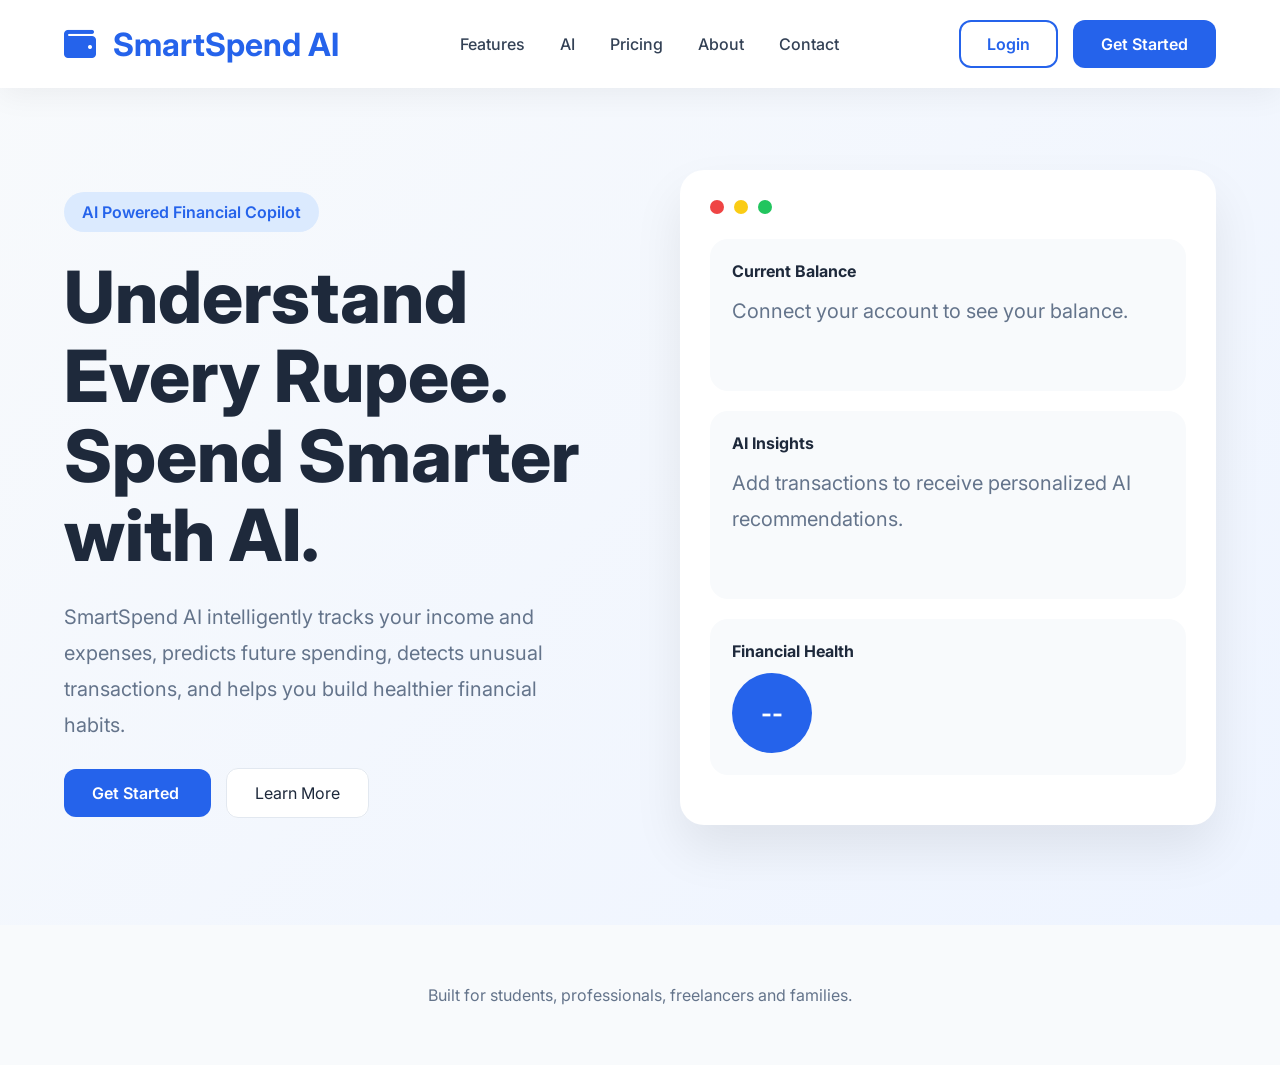
<file: frontend/index.html>
<!DOCTYPE html>
<html lang="en">

<head>

    <meta charset="UTF-8">
    <meta name="viewport" content="width=device-width, initial-scale=1.0">

    <title>SmartSpend AI | AI Financial Copilot</title>

    <meta name="description"
        content="SmartSpend AI helps you analyze, predict and optimize your spending using Artificial Intelligence.">

    <!-- Google Font -->
    <link rel="preconnect" href="https://fonts.googleapis.com">
    <link rel="preconnect" href="https://fonts.gstatic.com" crossorigin>

    <link href="https://fonts.googleapis.com/css2?family=Inter:wght@300;400;500;600;700;800&display=swap"
        rel="stylesheet">

    <!-- Icons -->
    <link rel="stylesheet"
        href="https://cdnjs.cloudflare.com/ajax/libs/font-awesome/6.6.0/css/all.min.css">

    <!-- CSS -->
    <link rel="stylesheet" href="css/style.css">

</head>

<body>

    <!-- ================= NAVBAR ================= -->

    <header class="navbar">

        <div class="container">

            <a href="index.html" class="logo">

                <i class="fa-solid fa-wallet"></i>

                SmartSpend AI

            </a>

            <nav>

                <ul class="nav-links">

                    <li><a href="#features">Features</a></li>

                    <li><a href="#ai">AI</a></li>

                    <li><a href="#pricing">Pricing</a></li>

                    <li><a href="#about">About</a></li>

                    <li><a href="#contact">Contact</a></li>

                </ul>

            </nav>

            <div class="nav-buttons">

                <a href="login.html" class="btn-outline">

                    Login

                </a>

                <a href="register.html" class="btn-primary">

                    Get Started

                </a>

            </div>

        </div>

    </header>

    <!-- ================= HERO ================= -->

    <section class="hero">

        <div class="container hero-grid">

            <div class="hero-left">

                <span class="hero-badge">

                    AI Powered Financial Copilot

                </span>

                <h1>

                    Understand Every Rupee.

                    <br>

                    Spend Smarter with AI.

                </h1>

                <p>

                    SmartSpend AI intelligently tracks your income and expenses,
                    predicts future spending, detects unusual transactions,
                    and helps you build healthier financial habits.

                </p>

                <div class="hero-buttons">

                    <a href="register.html" class="btn-primary">

                        Get Started

                    </a>

                    <a href="#features" class="btn-secondary">

                        Learn More

                    </a>

                </div>

            </div>

            <div class="hero-right">

                <div class="dashboard-card">

                    <div class="dashboard-top">

                        <div class="dot red"></div>

                        <div class="dot yellow"></div>

                        <div class="dot green"></div>

                    </div>

                    <div class="dashboard-body">

                        <div class="info-card">

                            <h4>Current Balance</h4>

                            <p>

                                Connect your account to see your balance.

                            </p>

                        </div>

                        <div class="info-card">

                            <h4>AI Insights</h4>

                            <p>

                                Add transactions to receive personalized AI recommendations.

                            </p>

                        </div>

                        <div class="info-card">

                            <h4>Financial Health</h4>

                            <div class="health-score">

                                --

                            </div>

                        </div>

                    </div>

                </div>

            </div>

        </div>

    </section>

    <!-- ================= TRUST ================= -->

    <section class="trusted">

        <div class="container">

            <p>

                Built for students, professionals, freelancers and families.

            </p>

        </div>

    </section>

    <!-- ================= FEATURES ================= -->

    <section id="features">

    </section>

    <!-- ================= AI ================= -->

    <section id="ai">

    </section>

    <!-- ================= TESTIMONIALS ================= -->

    <section id="testimonials">

    </section>

    <!-- ================= FOOTER ================= -->

    <footer id="contact">

    </footer>

    <script src="js/app.js"></script>

</body>

</html>
</file>
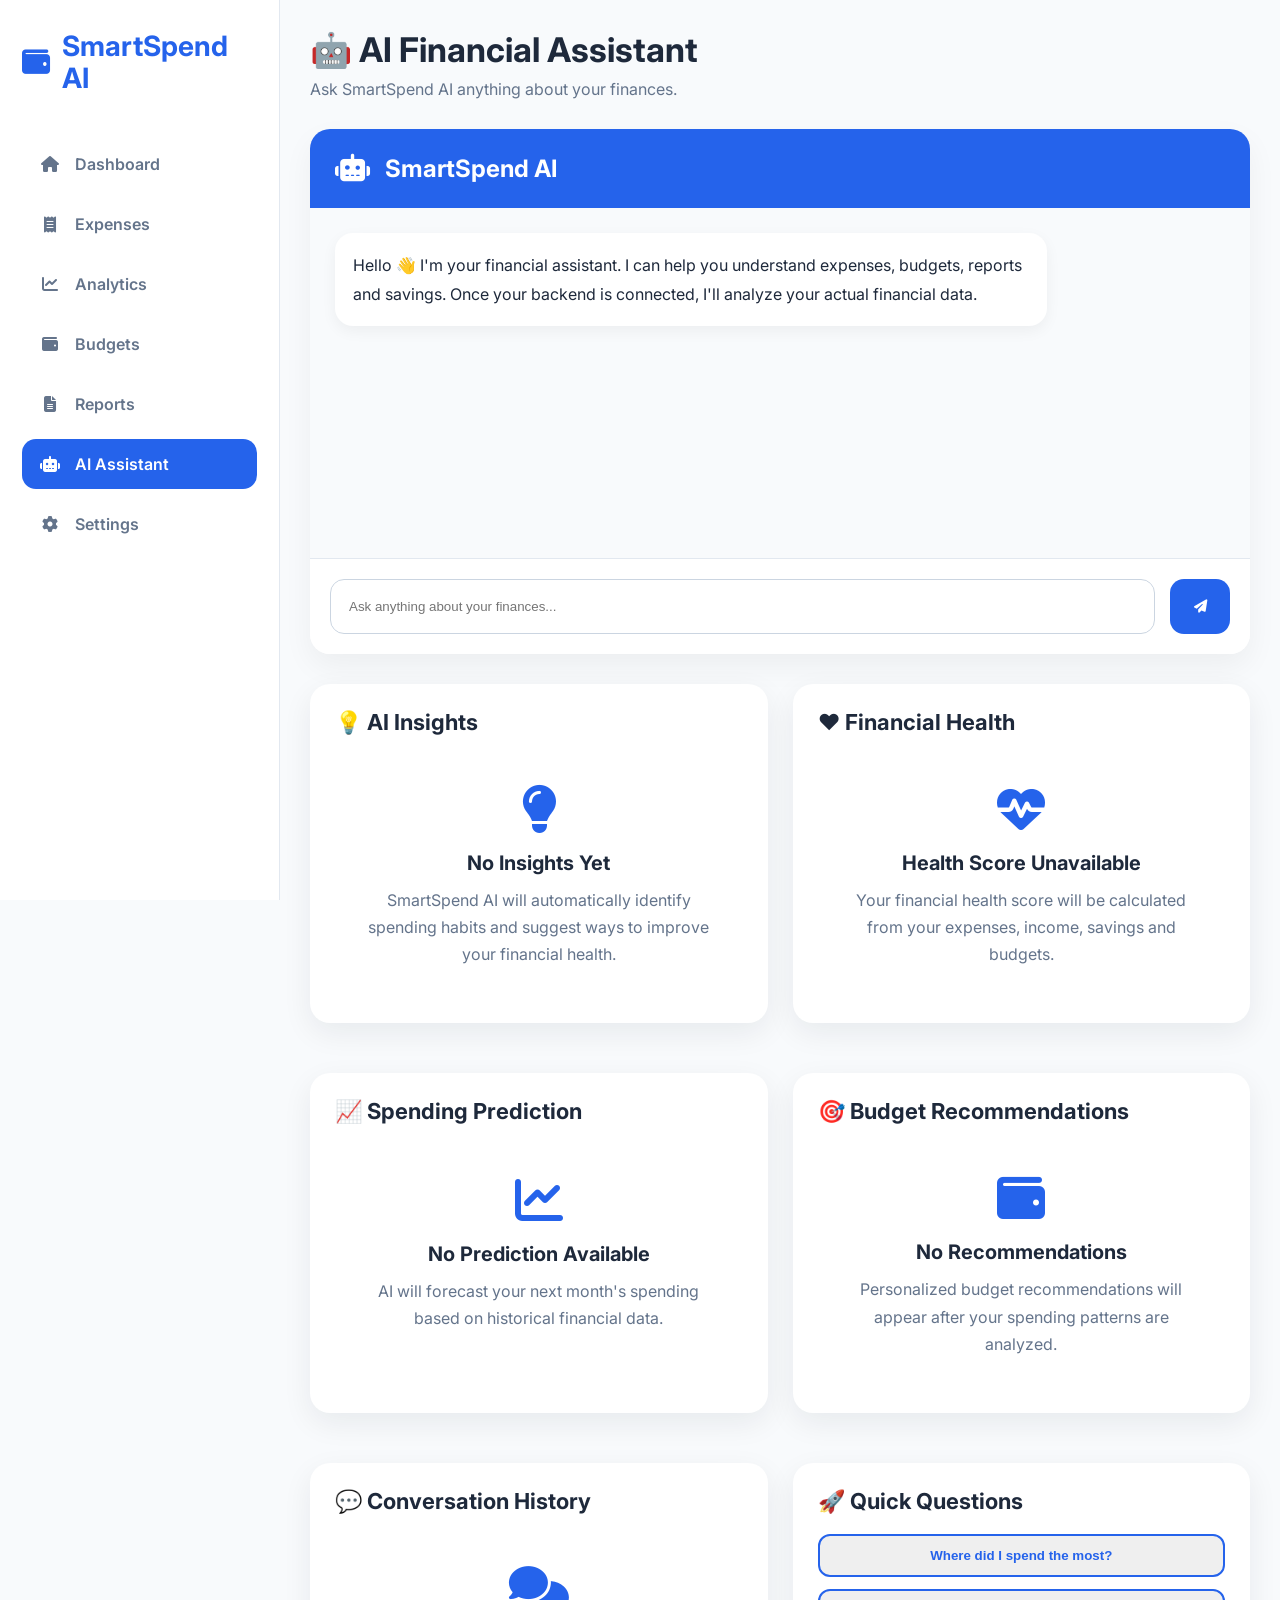
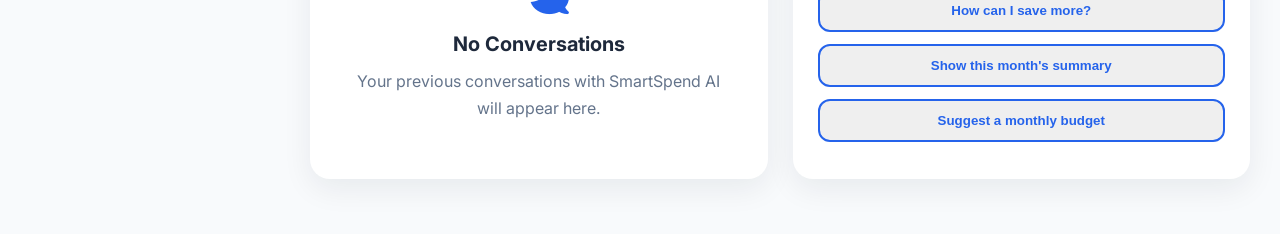
<file: frontend/ai.html>
<!DOCTYPE html>
<html lang="en">

<head>

<meta charset="UTF-8">

<meta name="viewport"
content="width=device-width, initial-scale=1.0">

<title>AI Assistant | SmartSpend AI</title>

<link rel="preconnect"
href="https://fonts.googleapis.com">

<link rel="preconnect"
href="https://fonts.gstatic.com"
crossorigin>

<link href="https://fonts.googleapis.com/css2?family=Inter:wght@300;400;500;600;700;800&display=swap"
rel="stylesheet">

<link rel="stylesheet"
href="https://cdnjs.cloudflare.com/ajax/libs/font-awesome/6.6.0/css/all.min.css">

<link rel="stylesheet"
href="css/style.css">

<link rel="stylesheet"
href="css/dashboard.css">

<link rel="stylesheet"
href="css/ai.css">

</head>

<body>

<div class="dashboard-layout">

<!-- Sidebar -->

<aside class="sidebar">

<div class="sidebar-logo">

<i class="fa-solid fa-wallet"></i>

<span>SmartSpend AI</span>

</div>

<ul class="sidebar-menu">

<li>

<a href="dashboard.html">

<i class="fa-solid fa-house"></i>

<span>Dashboard</span>

</a>

</li>

<li>

<a href="expenses.html">

<i class="fa-solid fa-receipt"></i>

<span>Expenses</span>

</a>

</li>

<li>

<a href="analytics.html">

<i class="fa-solid fa-chart-line"></i>

<span>Analytics</span>

</a>

</li>

<li>

<a href="budgets.html">

<i class="fa-solid fa-wallet"></i>

<span>Budgets</span>

</a>

</li>

<li>

<a href="reports.html">

<i class="fa-solid fa-file-lines"></i>

<span>Reports</span>

</a>

</li>

<li class="active">

<a href="ai.html">

<i class="fa-solid fa-robot"></i>

<span>AI Assistant</span>

</a>

</li>

<li>

<a href="settings.html">

<i class="fa-solid fa-gear"></i>

<span>Settings</span>

</a>

</li>

</ul>

</aside>

<!-- Main -->

<main class="dashboard-main">

<header class="topbar">

<div>

<h1>

🤖 AI Financial Assistant

</h1>

<p>

Ask SmartSpend AI anything about your finances.

</p>

</div>

</header>

<!-- AI Chat -->

<section class="ai-chat-card">

<div class="chat-header">

<i class="fa-solid fa-robot"></i>

<h2>

SmartSpend AI

</h2>

</div>

<div class="chat-body">

<div class="ai-message">

Hello 👋

I'm your financial assistant.

I can help you understand expenses, budgets, reports and savings.

Once your backend is connected, I'll analyze your actual financial data.

</div>

</div>

<div class="chat-input">

<input

type="text"

placeholder="Ask anything about your finances...">

<button>

<i class="fa-solid fa-paper-plane"></i>

</button>

</div>

</section>

<!-- AI Features -->

<section class="ai-grid">
<!-- ==========================================
AI INSIGHTS
========================================== -->

<div class="dashboard-widget">

    <div class="widget-header">

        <h3>

            💡 AI Insights

        </h3>

    </div>

    <div class="empty-state">

        <i class="fa-solid fa-lightbulb"></i>

        <h4>

            No Insights Yet

        </h4>

        <p>

            SmartSpend AI will automatically identify spending habits and suggest ways to improve your financial health.

        </p>

    </div>

</div>

<!-- ==========================================
FINANCIAL HEALTH
========================================== -->

<div class="dashboard-widget">

    <div class="widget-header">

        <h3>

            ❤️ Financial Health

        </h3>

    </div>

    <div class="empty-state">

        <i class="fa-solid fa-heart-pulse"></i>

        <h4>

            Health Score Unavailable

        </h4>

        <p>

            Your financial health score will be calculated from your expenses, income, savings and budgets.

        </p>

    </div>

</div>

<!-- ==========================================
SPENDING PREDICTION
========================================== -->

<div class="dashboard-widget">

    <div class="widget-header">

        <h3>

            📈 Spending Prediction

        </h3>

    </div>

    <div class="empty-state">

        <i class="fa-solid fa-chart-line"></i>

        <h4>

            No Prediction Available

        </h4>

        <p>

            AI will forecast your next month's spending based on historical financial data.

        </p>

    </div>

</div>

<!-- ==========================================
BUDGET RECOMMENDATIONS
========================================== -->

<div class="dashboard-widget">

    <div class="widget-header">

        <h3>

            🎯 Budget Recommendations

        </h3>

    </div>

    <div class="empty-state">

        <i class="fa-solid fa-wallet"></i>

        <h4>

            No Recommendations

        </h4>

        <p>

            Personalized budget recommendations will appear after your spending patterns are analyzed.

        </p>

    </div>

</div>

<!-- ==========================================
AI HISTORY
========================================== -->

<div class="dashboard-widget">

    <div class="widget-header">

        <h3>

            💬 Conversation History

        </h3>

    </div>

    <div class="empty-state">

        <i class="fa-solid fa-comments"></i>

        <h4>

            No Conversations

        </h4>

        <p>

            Your previous conversations with SmartSpend AI will appear here.

        </p>

    </div>

</div>

<!-- ==========================================
QUICK QUESTIONS
========================================== -->

<div class="dashboard-widget">

    <div class="widget-header">

        <h3>

            🚀 Quick Questions

        </h3>

    </div>

    <div class="widget-body">

        <button class="btn-outline" style="width:100%;margin-bottom:12px;">

            Where did I spend the most?

        </button>

        <button class="btn-outline" style="width:100%;margin-bottom:12px;">

            How can I save more?

        </button>

        <button class="btn-outline" style="width:100%;margin-bottom:12px;">

            Show this month's summary

        </button>

        <button class="btn-outline" style="width:100%;">

            Suggest a monthly budget

        </button>

    </div>

</div>

</section>

<script src="js/dashboard.js"></script>

<script src="js/ai.js"></script>

</body>

</html>
</file>
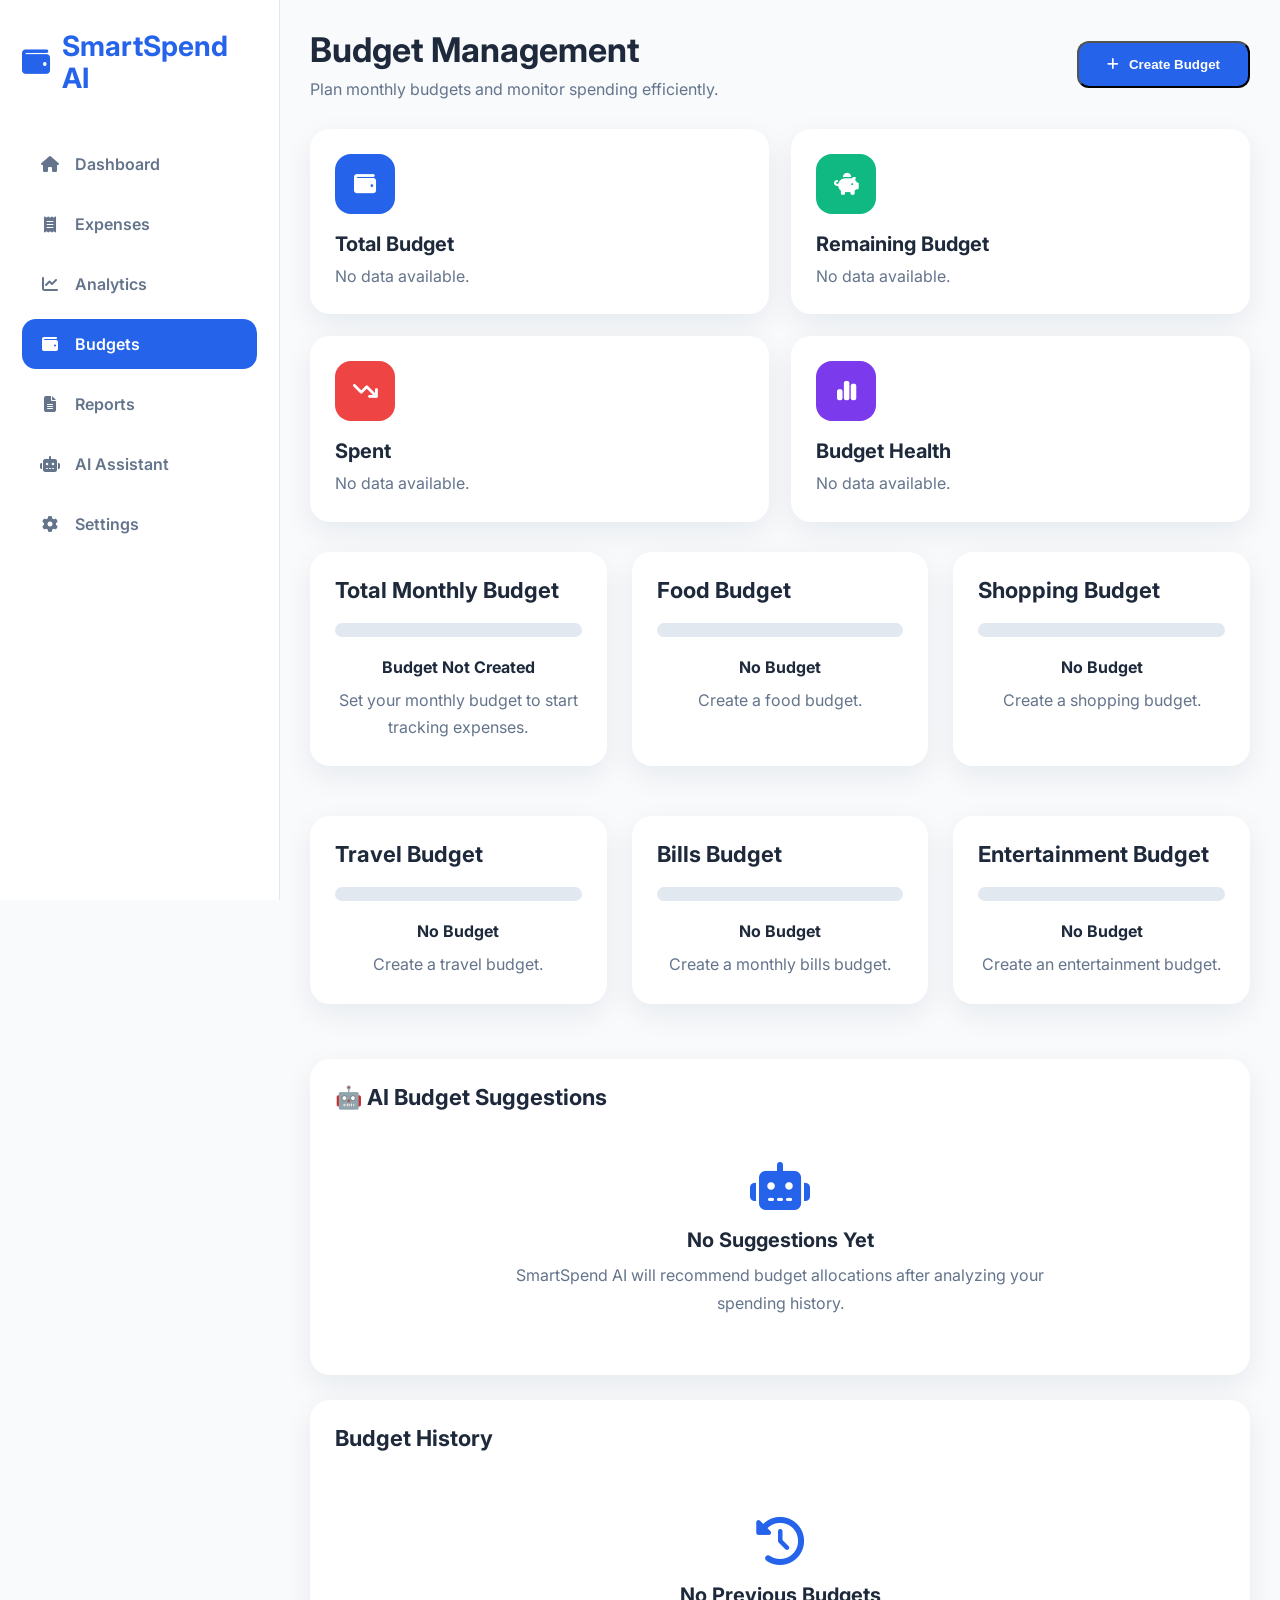
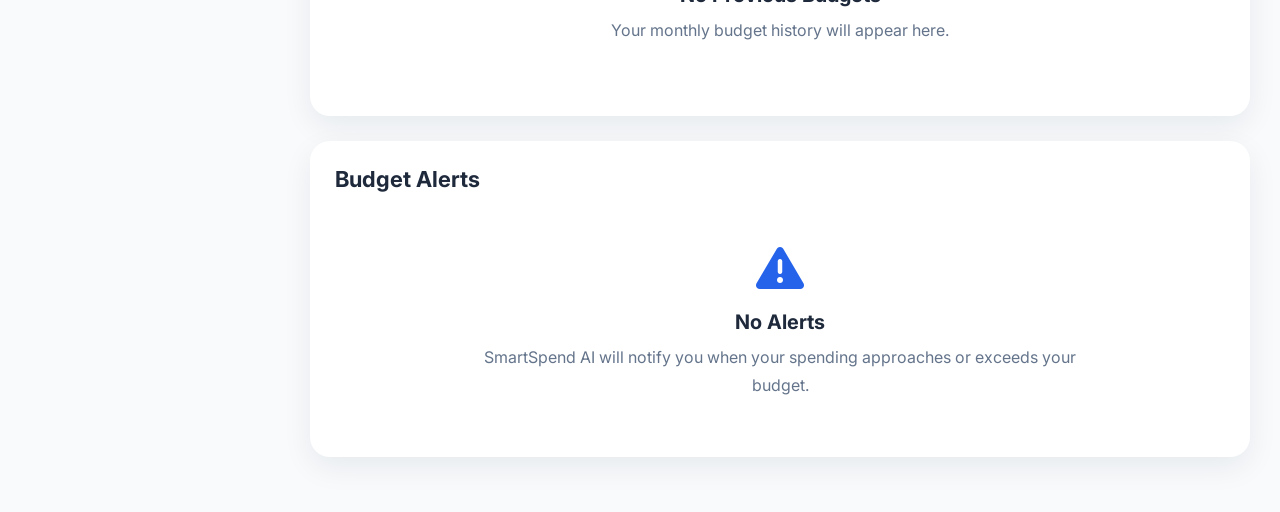
<file: frontend/budgets.html>
<!DOCTYPE html>
<html lang="en">

<head>

<meta charset="UTF-8">

<meta name="viewport" content="width=device-width, initial-scale=1.0">

<title>Budgets | SmartSpend AI</title>

<link rel="preconnect" href="https://fonts.googleapis.com">

<link rel="preconnect" href="https://fonts.gstatic.com" crossorigin>

<link href="https://fonts.googleapis.com/css2?family=Inter:wght@300;400;500;600;700;800&display=swap" rel="stylesheet">

<link rel="stylesheet" href="https://cdnjs.cloudflare.com/ajax/libs/font-awesome/6.6.0/css/all.min.css">

<link rel="stylesheet" href="css/style.css">

<link rel="stylesheet" href="css/dashboard.css">

<link rel="stylesheet" href="css/budgets.css">

</head>

<body>

<div class="dashboard-layout">

<!-- =========================
SIDEBAR
========================= -->

<aside class="sidebar">

<div class="sidebar-logo">

<i class="fa-solid fa-wallet"></i>

<span>SmartSpend AI</span>

</div>

<ul class="sidebar-menu">

<li>

<a href="dashboard.html">

<i class="fa-solid fa-house"></i>

<span>Dashboard</span>

</a>

</li>

<li>

<a href="expenses.html">

<i class="fa-solid fa-receipt"></i>

<span>Expenses</span>

</a>

</li>

<li>

<a href="analytics.html">

<i class="fa-solid fa-chart-line"></i>

<span>Analytics</span>

</a>

</li>

<li class="active">

<a href="budgets.html">

<i class="fa-solid fa-wallet"></i>

<span>Budgets</span>

</a>

</li>

<li>

<a href="reports.html">

<i class="fa-solid fa-file-lines"></i>

<span>Reports</span>

</a>

</li>

<li>

<a href="ai.html">

<i class="fa-solid fa-robot"></i>

<span>AI Assistant</span>

</a>

</li>

<li>

<a href="settings.html">

<i class="fa-solid fa-gear"></i>

<span>Settings</span>

</a>

</li>

</ul>

</aside>

<!-- =========================
MAIN CONTENT
========================= -->

<main class="dashboard-main">

<header class="topbar">

<div>

<h1>

Budget Management

</h1>

<p>

Plan monthly budgets and monitor spending efficiently.

</p>

</div>

<div class="topbar-right">

<button class="btn-primary" id="createBudgetBtn">

<i class="fa-solid fa-plus"></i>

Create Budget

</button>

</div>

</header>

<!-- =========================
SUMMARY CARDS
========================= -->

<section class="cards-grid">

<div class="card">

<div class="card-icon blue">

<i class="fa-solid fa-wallet"></i>

</div>

<h4>Total Budget</h4>

<p class="empty-text">

₹0.00

</p>

</div>

<div class="card">

<div class="card-icon green">

<i class="fa-solid fa-piggy-bank"></i>

</div>

<h4>Remaining Budget</h4>

<p class="empty-text">

₹0.00

</p>

</div>

<div class="card">

<div class="card-icon red">

<i class="fa-solid fa-arrow-trend-down"></i>

</div>

<h4>Spent</h4>

<p class="empty-text">

₹0.00

</p>

</div>

<div class="card">

<div class="card-icon purple">

<i class="fa-solid fa-chart-simple"></i>

</div>

<h4>Budget Health</h4>

<p class="empty-text">

Not Available

</p>

</div>

</section>

<!-- =========================
BUDGET GRID
========================= -->

<section class="budget-grid">
<!-- ==========================================
TOTAL MONTHLY BUDGET
========================================== -->

<div class="dashboard-widget">

    <div class="widget-header">

        <h3>Total Monthly Budget</h3>

    </div>

    <div class="widget-body">

        <div class="progress">

            <div class="progress-fill"></div>

        </div>

        <h4>Budget Not Created</h4>

        <p>

            Set your monthly budget to start tracking expenses.

        </p>

    </div>

</div>

<!-- ==========================================
FOOD
========================================== -->

<div class="dashboard-widget">

    <div class="widget-header">

        <h3>Food Budget</h3>

    </div>

    <div class="widget-body">

        <div class="progress">

            <div class="progress-fill"></div>

        </div>

        <h4>No Budget</h4>

        <p>

            Create a food budget.

        </p>

    </div>

</div>

<!-- ==========================================
SHOPPING
========================================== -->

<div class="dashboard-widget">

    <div class="widget-header">

        <h3>Shopping Budget</h3>

    </div>

    <div class="widget-body">

        <div class="progress">

            <div class="progress-fill"></div>

        </div>

        <h4>No Budget</h4>

        <p>

            Create a shopping budget.

        </p>

    </div>

</div>

<!-- ==========================================
TRAVEL
========================================== -->

<div class="dashboard-widget">

    <div class="widget-header">

        <h3>Travel Budget</h3>

    </div>

    <div class="widget-body">

        <div class="progress">

            <div class="progress-fill"></div>

        </div>

        <h4>No Budget</h4>

        <p>

            Create a travel budget.

        </p>

    </div>

</div>

<!-- ==========================================
BILLS
========================================== -->

<div class="dashboard-widget">

    <div class="widget-header">

        <h3>Bills Budget</h3>

    </div>

    <div class="widget-body">

        <div class="progress">

            <div class="progress-fill"></div>

        </div>

        <h4>No Budget</h4>

        <p>

            Create a monthly bills budget.

        </p>

    </div>

</div>

<!-- ==========================================
ENTERTAINMENT
========================================== -->

<div class="dashboard-widget">

    <div class="widget-header">

        <h3>Entertainment Budget</h3>

    </div>

    <div class="widget-body">

        <div class="progress">

            <div class="progress-fill"></div>

        </div>

        <h4>No Budget</h4>

        <p>

            Create an entertainment budget.

        </p>

    </div>

</div>

</section>

<!-- ==========================================
AI BUDGET SUGGESTIONS
========================================== -->

<section class="dashboard-widget">

    <div class="widget-header">

        <h3>

            🤖 AI Budget Suggestions

        </h3>

    </div>

    <div class="empty-state">

        <i class="fa-solid fa-robot"></i>

        <h4>

            No Suggestions Yet

        </h4>

        <p>

            SmartSpend AI will recommend budget allocations after analyzing your spending history.

        </p>

    </div>

</section>

<!-- ==========================================
BUDGET HISTORY
========================================== -->

<section class="dashboard-widget">

    <div class="widget-header">

        <h3>

            Budget History

        </h3>

    </div>

    <div class="empty-state">

        <i class="fa-solid fa-clock-rotate-left"></i>

        <h4>

            No Previous Budgets

        </h4>

        <p>

            Your monthly budget history will appear here.

        </p>

    </div>

</section>

<!-- ==========================================
BUDGET ALERTS
========================================== -->

<section class="dashboard-widget">

    <div class="widget-header">

        <h3>

            Budget Alerts

        </h3>

    </div>

    <div class="empty-state">

        <i class="fa-solid fa-triangle-exclamation"></i>

        <h4>

            No Alerts

        </h4>

        <p>

            SmartSpend AI will notify you when your spending approaches or exceeds your budget.

        </p>

    </div>

</section>

</main>

</div>

<script src="js/dashboard.js"></script>

<script src="js/budgets.js"></script>

</body>

</html>
</file>
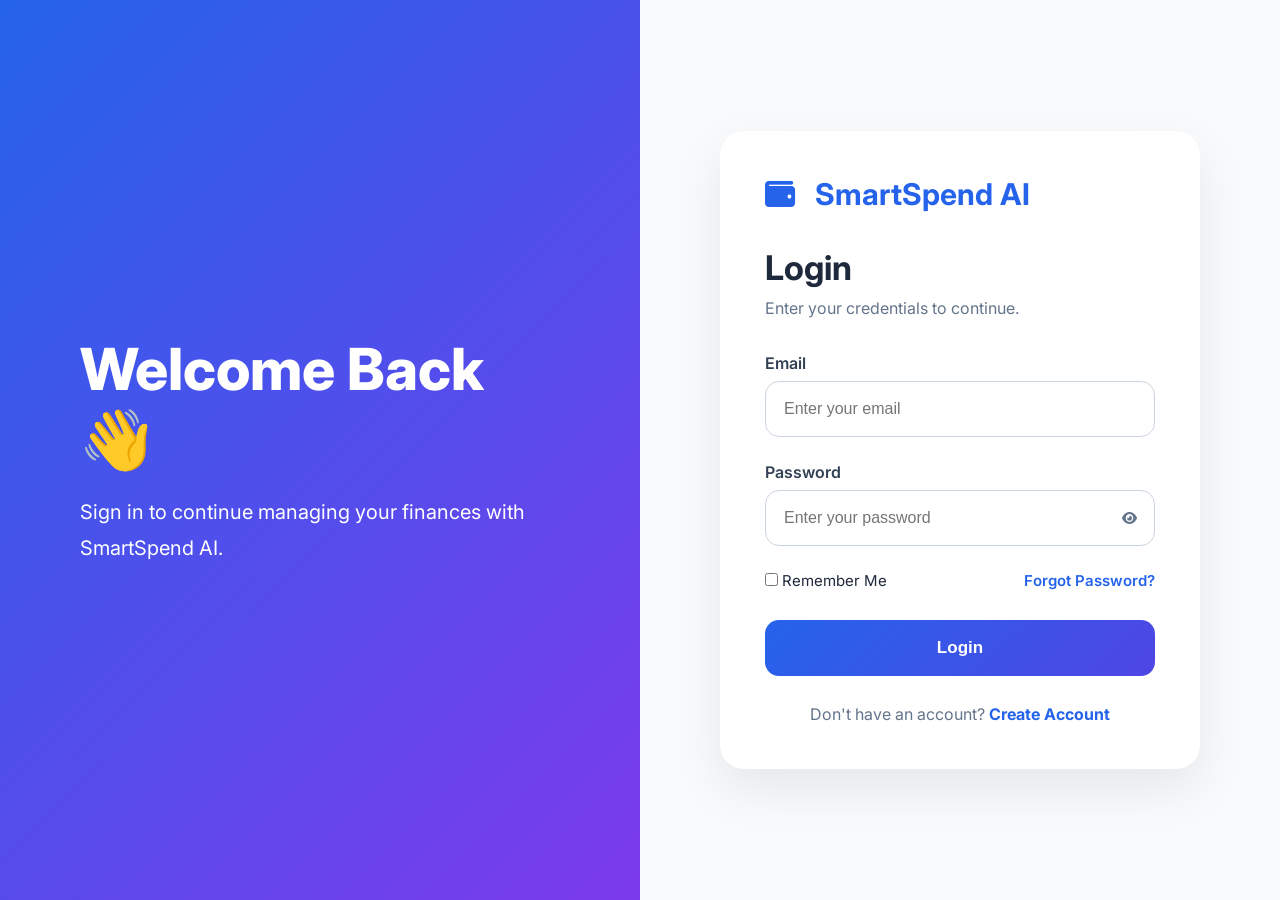
<file: frontend/dashboard.html>
<!DOCTYPE html>
<html lang="en">

<head>

    <meta charset="UTF-8">

    <meta name="viewport" content="width=device-width, initial-scale=1.0">

    <title>Dashboard | SmartSpend AI</title>

    <link rel="preconnect" href="https://fonts.googleapis.com">

    <link rel="preconnect" href="https://fonts.gstatic.com" crossorigin>

    <link href="https://fonts.googleapis.com/css2?family=Inter:wght@300;400;500;600;700;800&display=swap" rel="stylesheet">

    <link rel="stylesheet"
        href="https://cdnjs.cloudflare.com/ajax/libs/font-awesome/6.6.0/css/all.min.css">

    <link rel="stylesheet" href="css/style.css">

    <link rel="stylesheet" href="css/dashboard.css">

</head>

<body>

<div class="dashboard-layout">

    <!-- ================= SIDEBAR ================= -->

    <aside class="sidebar">

        <div class="sidebar-logo">

            <i class="fa-solid fa-wallet"></i>

            <span>SmartSpend AI</span>

        </div>

        <ul class="sidebar-menu">

            <li class="active">

                <a href="dashboard.html">

                    <i class="fa-solid fa-house"></i>

                    <span>Dashboard</span>

                </a>

            </li>

            <li>

                <a href="expenses.html">

                    <i class="fa-solid fa-receipt"></i>

                    <span>Expenses</span>

                </a>

            </li>
            <li>
    <a href="income.html">
        <i class="fa-solid fa-money-bill-trend-up"></i>
        <span>Income</span>
    </a>
</li>
            <li>

                <a href="analytics.html">

                    <i class="fa-solid fa-chart-line"></i>

                    <span>Analytics</span>

                </a>

            </li>

            <li>

                <a href="budgets.html">

                    <i class="fa-solid fa-wallet"></i>

                    <span>Budgets</span>

                </a>

            </li>

            <li>

                <a href="reports.html">

                    <i class="fa-solid fa-file-lines"></i>

                    <span>Reports</span>

                </a>

            </li>

            <li>

                <a href="ai.html">

                    <i class="fa-solid fa-robot"></i>

                    <span>AI Assistant</span>

                </a>

            </li>

            <li>

                <a href="settings.html">

                    <i class="fa-solid fa-gear"></i>

                    <span>Settings</span>

                </a>

            </li>

        </ul>

    </aside>

    <!-- ================= MAIN ================= -->

    <main class="dashboard-main">

        <!-- Top Bar -->

        <header class="topbar">

            <div>

                <h1 id="welcomeMessage">

    Welcome Back 👋

</h1>

                <p>

                    Here's your financial overview.

                </p>

            </div>

            <div class="topbar-right">

                <div class="search-box">

                    <i class="fa-solid fa-magnifying-glass"></i>

                    <input
                        type="text"
                        placeholder="Search expenses, reports...">

                </div>

                <button class="notification-btn">

                    <i class="fa-regular fa-bell"></i>

                </button>

                <img
    id="dashboardAvatar"
    class="avatar"
    src="https://ui-avatars.com/api/?name=User&background=2563EB&color=fff"
    alt="Profile">

            </div>

        </header>

        <!-- ================= QUICK STATS ================= -->

        <section class="cards-grid">

            <div class="card">

                <div class="card-icon blue">

                    <i class="fa-solid fa-wallet"></i>

                </div>

                <h4>Current Balance</h4>

                <p class="empty-text">

                    No balance available.

                </p>

            </div>

            <div class="card">

                <div class="card-icon green">

                    <i class="fa-solid fa-arrow-trend-up"></i>

                </div>

                <h4>Total Income</h4>

                <p class="empty-text">

                    No income added yet.

                </p>

            </div>

            <div class="card">

                <div class="card-icon red">

                    <i class="fa-solid fa-arrow-trend-down"></i>

                </div>

                <h4>Total Expenses</h4>

                <p class="empty-text">

                    No expenses recorded.

                </p>

            </div>

            <div class="card">

                <div class="card-icon purple">

                    <i class="fa-solid fa-piggy-bank"></i>

                </div>

                <h4>Savings</h4>

                <p class="empty-text">

                    Savings will appear here.

                </p>

            </div>

        </section>

        <!-- ================= DASHBOARD GRID ================= -->

        <section class="dashboard-content">

            <div class="dashboard-left">
<!-- AI INSIGHT -->

<div class="dashboard-widget ai-widget">

    <div class="widget-header">

        <h3>

            🤖 AI Financial Insight

        </h3>

    </div>

    <div class="widget-body">

        <div class="empty-state">

            <i class="fa-solid fa-robot"></i>

            <h4>No AI Insights Yet</h4>

            <p>

                Add your income and expenses.

                SmartSpend AI will automatically analyze your
                financial habits and generate personalized insights.

            </p>

        </div>

    </div>

</div>

<!-- SPENDING ANALYTICS -->

<div class="dashboard-widget">

    <div class="widget-header">

        <h3>

            Spending Analytics

        </h3>

    </div>

    <div class="widget-body chart-placeholder">

        <i class="fa-solid fa-chart-line"></i>

        <h4>No Analytics Available</h4>

        <p>

            Your charts will appear here once expenses
            are recorded.

        </p>

    </div>

</div>

<!-- RECENT TRANSACTIONS -->

<div class="dashboard-widget">

    <div class="widget-header">

        <h3>

            Recent Transactions

        </h3>

    </div>

    <div class="widget-body">

        <div class="empty-state">

            <i class="fa-solid fa-folder-open"></i>

            <h4>No Transactions</h4>

            <p>

                Your latest transactions will be displayed here.

            </p>

        </div>

    </div>

</div>

</div>

<!-- RIGHT PANEL -->

<div class="dashboard-right">

<!-- FINANCIAL HEALTH -->

<div class="dashboard-widget">

    <div class="widget-header">

        <h3>

            Financial Health

        </h3>

    </div>

    <div class="widget-body">

        <div class="score-circle">

            --

        </div>

        <h4>

            Waiting for Analysis

        </h4>

        <p>

            Your Financial Health Score will be generated
            after enough financial data is available.

        </p>

    </div>

</div>

<!-- BUDGET -->

<div class="dashboard-widget">

    <div class="widget-header">

        <h3>

            Monthly Budget

        </h3>

    </div>

    <div class="widget-body">

        <div class="progress">

            <div class="progress-fill"></div>

        </div>

        <p>

            Create your first budget to begin tracking.

        </p>

    </div>

</div>

<!-- UPCOMING BILLS -->

<div class="dashboard-widget">

    <div class="widget-header">

        <h3>

            Upcoming Bills

        </h3>

    </div>

    <div class="widget-body">

        <div class="empty-state">

            <i class="fa-solid fa-calendar-days"></i>

            <h4>

                No Bills Added

            </h4>

            <p>

                Bills and reminders will appear here.

            </p>

        </div>

    </div>

</div>

<!-- QUICK ACTIONS -->

<div class="dashboard-widget">

    <div class="widget-header">

        <h3>

            Quick Actions

        </h3>

    </div>

    <div class="widget-body">

       <button
    class="btn-primary"
    style="width:100%;margin-bottom:12px;"
    onclick="window.location.href='expenses.html'">
    + Add Expense
</button>

        <button class="btn-outline" style="width:100%;">

            + Create Budget

        </button>
        <button
    id="addIncomeBtn"
    class="quick-income-btn"
    onclick="window.location.href='income.html'">
    + Add Income
</button>
    </div>

</div>

</div>

</section>

</main>

</div>

<script src="js/dashboard.js"></script>

<script src="js/app.js"></script>

</body>

</html>
</file>
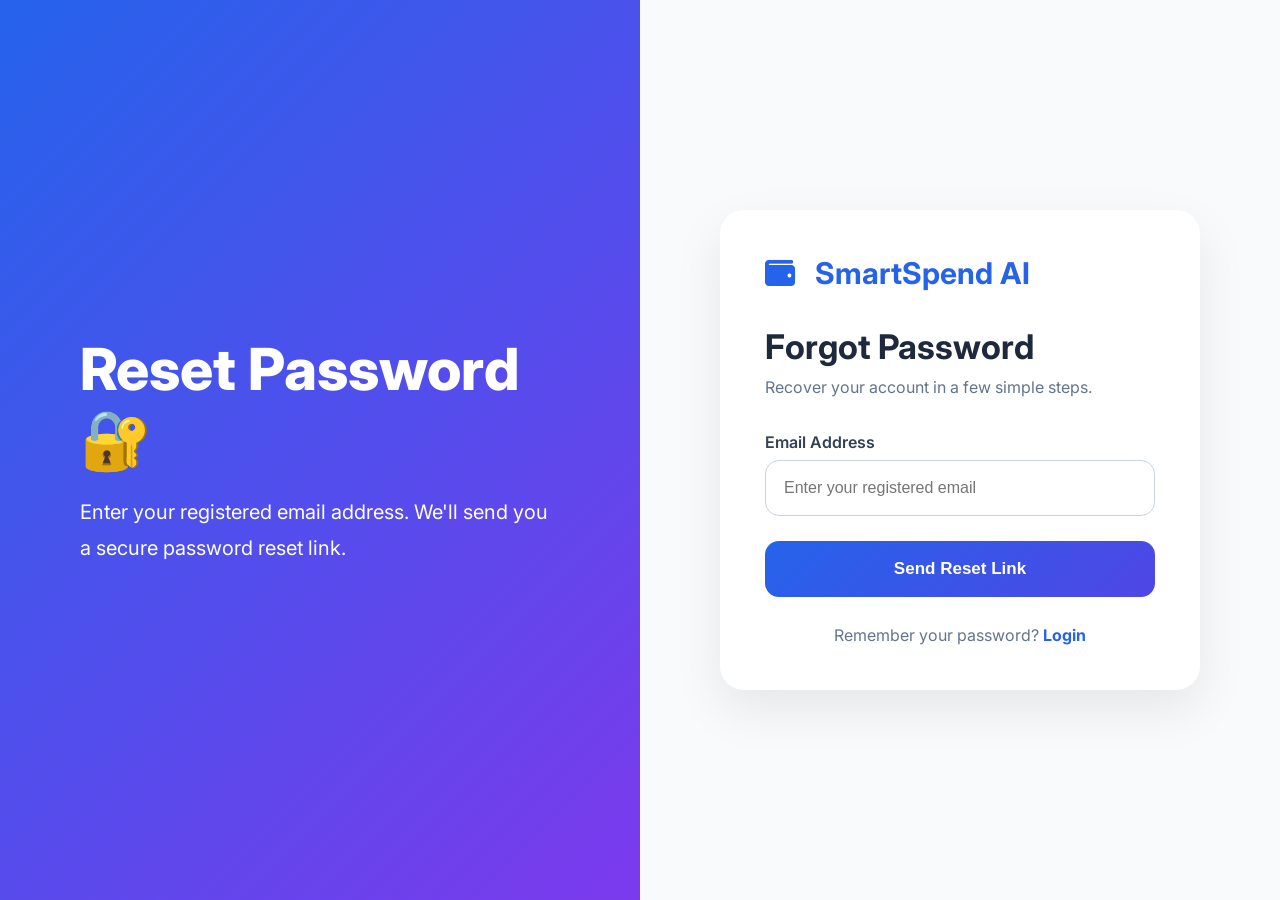
<file: frontend/forgot-password.html>
<!DOCTYPE html>
<html lang="en">

<head>

<meta charset="UTF-8">

<meta name="viewport" content="width=device-width, initial-scale=1.0">

<title>Forgot Password | SmartSpend AI</title>

<link rel="preconnect" href="https://fonts.googleapis.com">

<link rel="preconnect" href="https://fonts.gstatic.com" crossorigin>

<link href="https://fonts.googleapis.com/css2?family=Inter:wght@300;400;500;600;700;800&display=swap" rel="stylesheet">

<link rel="stylesheet"
href="https://cdnjs.cloudflare.com/ajax/libs/font-awesome/6.6.0/css/all.min.css">

<link rel="stylesheet"
href="css/style.css">

</head>

<body>

<div class="login-page">

<div class="login-left">

<div>

<h1>Reset Password 🔐</h1>

<p>

Enter your registered email address.

We'll send you a secure password reset link.

</p>

</div>

</div>

<div class="login-right">

<div class="login-card">

<a href="index.html" class="logo">

<i class="fa-solid fa-wallet"></i>

SmartSpend AI

</a>

<h2>Forgot Password</h2>

<p class="subtitle">

Recover your account in a few simple steps.

</p>

<form id="forgotForm">

<div class="input-group">

<label>Email Address</label>

<input
type="email"
id="email"
placeholder="Enter your registered email"
required>

</div>

<button class="login-btn">

Send Reset Link

</button>

</form>

<div class="register-link">

Remember your password?

<a href="login.html">

Login

</a>

</div>

</div>

</div>

</div>

<script src="js/app.js"></script>

</body>

</html>
</file>
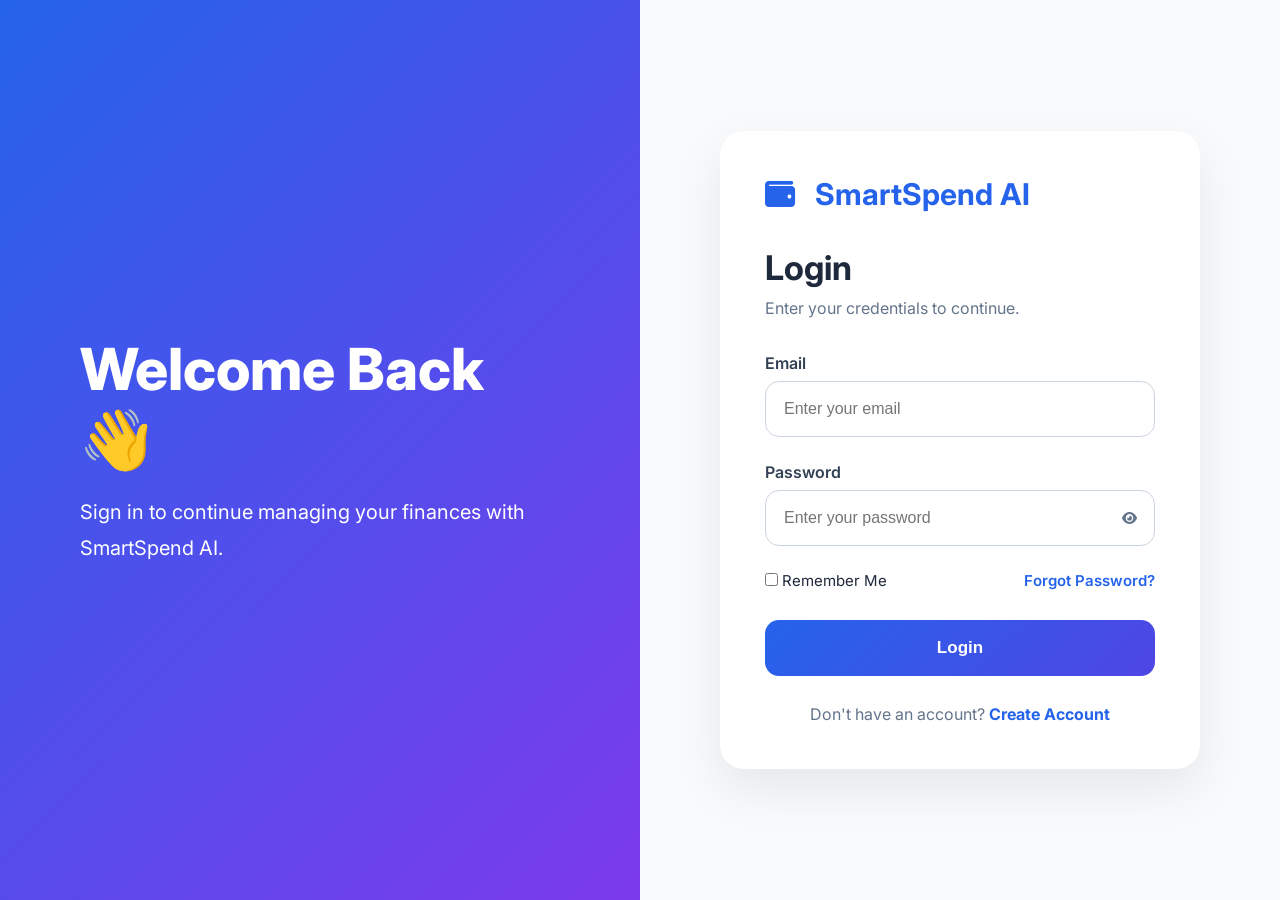
<file: frontend/login.html>
<!DOCTYPE html>
<html lang="en">

<head>

    <meta charset="UTF-8">
    <meta name="viewport" content="width=device-width, initial-scale=1.0">

    <title>Login | SmartSpend AI</title>

    <link rel="preconnect" href="https://fonts.googleapis.com">

    <link rel="preconnect" href="https://fonts.gstatic.com" crossorigin>

    <link href="https://fonts.googleapis.com/css2?family=Inter:wght@300;400;500;600;700;800&display=swap" rel="stylesheet">

    <link rel="stylesheet" href="https://cdnjs.cloudflare.com/ajax/libs/font-awesome/6.6.0/css/all.min.css">

    <link rel="stylesheet" href="css/style.css">

</head>

<body>

<div class="login-page">

    <div class="login-left">

        <div>

            <h1>Welcome Back 👋</h1>

            <p>

                Sign in to continue managing your finances with SmartSpend AI.

            </p>

        </div>

    </div>

    <div class="login-right">

        <div class="login-card">

            <a href="index.html" class="logo">

                <i class="fa-solid fa-wallet"></i>

                SmartSpend AI

            </a>

            <h2>Login</h2>

            <p class="subtitle">

                Enter your credentials to continue.

            </p>

            <form id="loginForm">

                <div class="input-group">

                    <label>Email</label>

                    <input
                        type="email"
                        id="email"
                        placeholder="Enter your email"
                        required>

                </div>

                <div class="input-group">

                    <label>Password</label>

                    <div class="password-box">

                        <input
                            type="password"
                            id="password"
                            placeholder="Enter your password"
                            required>

                        <button
                            type="button"
                            id="togglePassword">

                            <i class="fa-solid fa-eye"></i>

                        </button>

                    </div>

                </div>

                <div class="login-options">

                    <label>

                        <input type="checkbox">

                        Remember Me

                    </label>

                    <a href="forgot-password.html">

                        Forgot Password?

                    </a>

                </div>

                <button class="login-btn">

                    Login

                </button>

            </form>

            <div class="register-link">

                Don't have an account?

                <a href="register.html">

                    Create Account

                </a>

            </div>

        </div>

    </div>

</div>

<script src="js/app.js"></script>

</body>

</html>
</file>
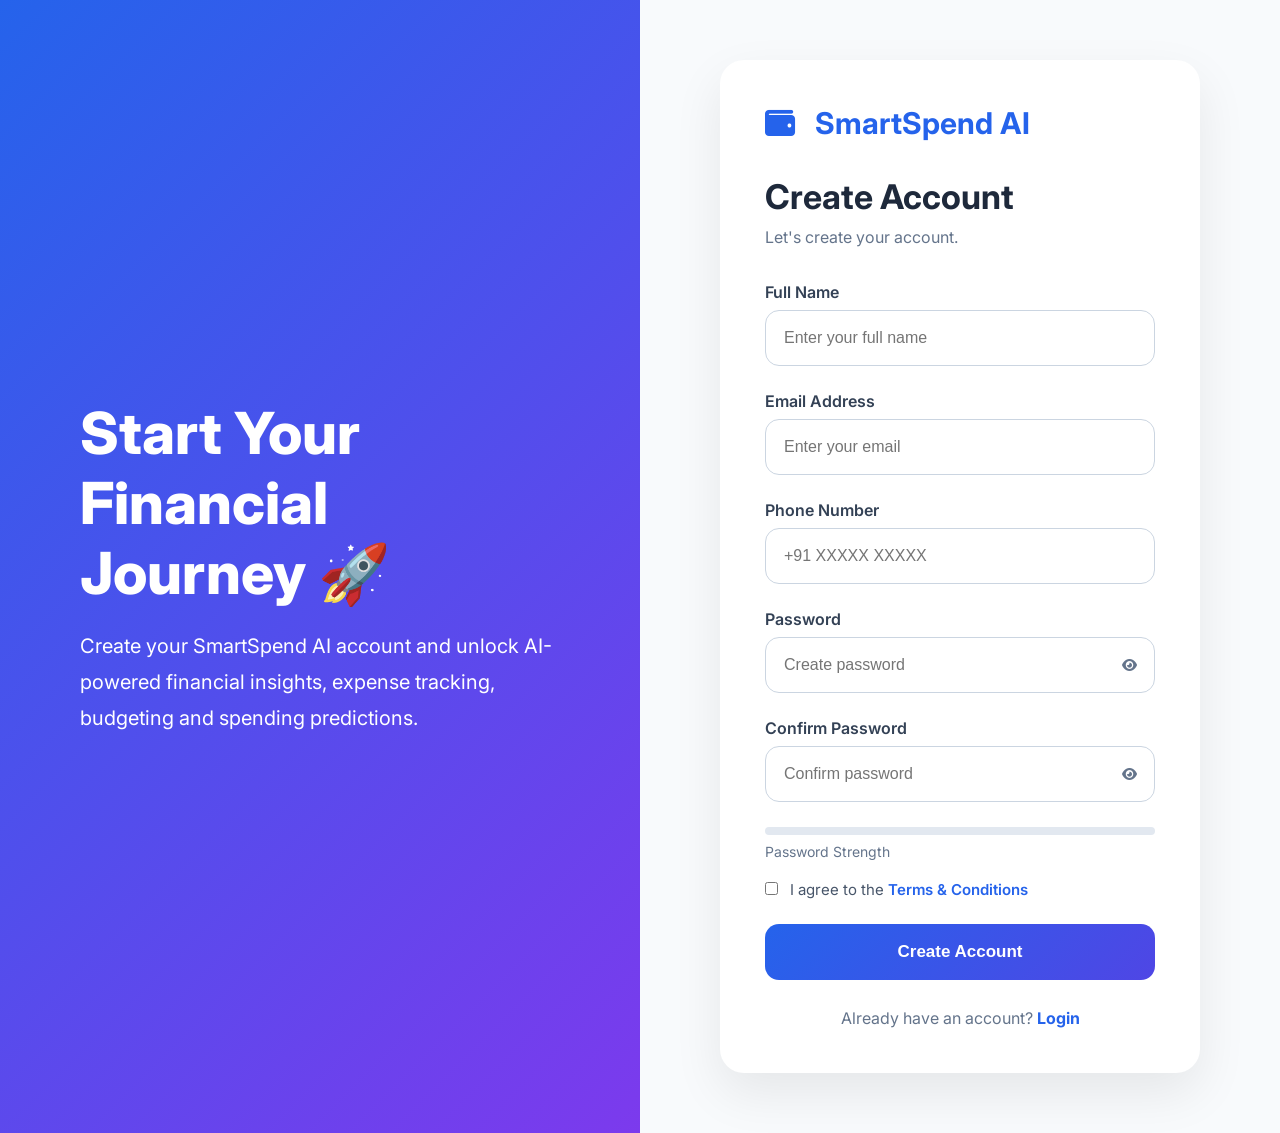
<file: frontend/register.html>
<!DOCTYPE html>
<html lang="en">

<head>

    <meta charset="UTF-8">

    <meta name="viewport"
        content="width=device-width, initial-scale=1.0">

    <title>Create Account | SmartSpend AI</title>

    <link rel="preconnect"
        href="https://fonts.googleapis.com">

    <link rel="preconnect"
        href="https://fonts.gstatic.com"
        crossorigin>

    <link href="https://fonts.googleapis.com/css2?family=Inter:wght@300;400;500;600;700;800&display=swap"
        rel="stylesheet">

    <link rel="stylesheet"
        href="https://cdnjs.cloudflare.com/ajax/libs/font-awesome/6.6.0/css/all.min.css">

    <link rel="stylesheet"
        href="css/style.css">

</head>

<body>

<div class="login-page">

<div class="login-left">

<div>

<h1>Start Your Financial Journey 🚀</h1>

<p>

Create your SmartSpend AI account and unlock AI-powered financial insights,
expense tracking, budgeting and spending predictions.

</p>

</div>

</div>

<div class="login-right">

<div class="login-card">

<a href="index.html"
class="logo">

<i class="fa-solid fa-wallet"></i>

SmartSpend AI

</a>

<h2>Create Account</h2>

<p class="subtitle">

Let's create your account.

</p>

<form id="registerForm">

<div class="input-group">

<label>Full Name</label>

<input
type="text"
id="fullname"
placeholder="Enter your full name"
required>

</div>

<div class="input-group">

<label>Email Address</label>

<input
type="email"
id="email"
placeholder="Enter your email"
required>

</div>

<div class="input-group">

<label>Phone Number</label>

<input
type="tel"
id="phone"
placeholder="+91 XXXXX XXXXX"
required>

</div>

<div class="input-group">

<label>Password</label>

<div class="password-box">

<input
type="password"
id="password"
placeholder="Create password"
required>

<button
type="button"
id="togglePassword">

<i class="fa-solid fa-eye"></i>

</button>

</div>

</div>

<div class="input-group">

<label>Confirm Password</label>

<div class="password-box">

<input
type="password"
id="confirmPassword"
placeholder="Confirm password"
required>

<button
type="button"
id="toggleConfirmPassword">

<i class="fa-solid fa-eye"></i>

</button>

</div>

</div>

<div class="password-strength">

<div class="strength-bar">

<div id="strengthFill"></div>

</div>

<p id="strengthText">

Password Strength

</p>

</div>

<label class="terms">

<input type="checkbox"
required>

I agree to the
<a href="#">Terms & Conditions</a>

</label>

<button class="login-btn">

Create Account

</button>

</form>

<div class="register-link">

Already have an account?

<a href="login.html">

Login

</a>

</div>

</div>

</div>

</div>

<script src="js/app.js"></script>

</body>

</html>
</file>
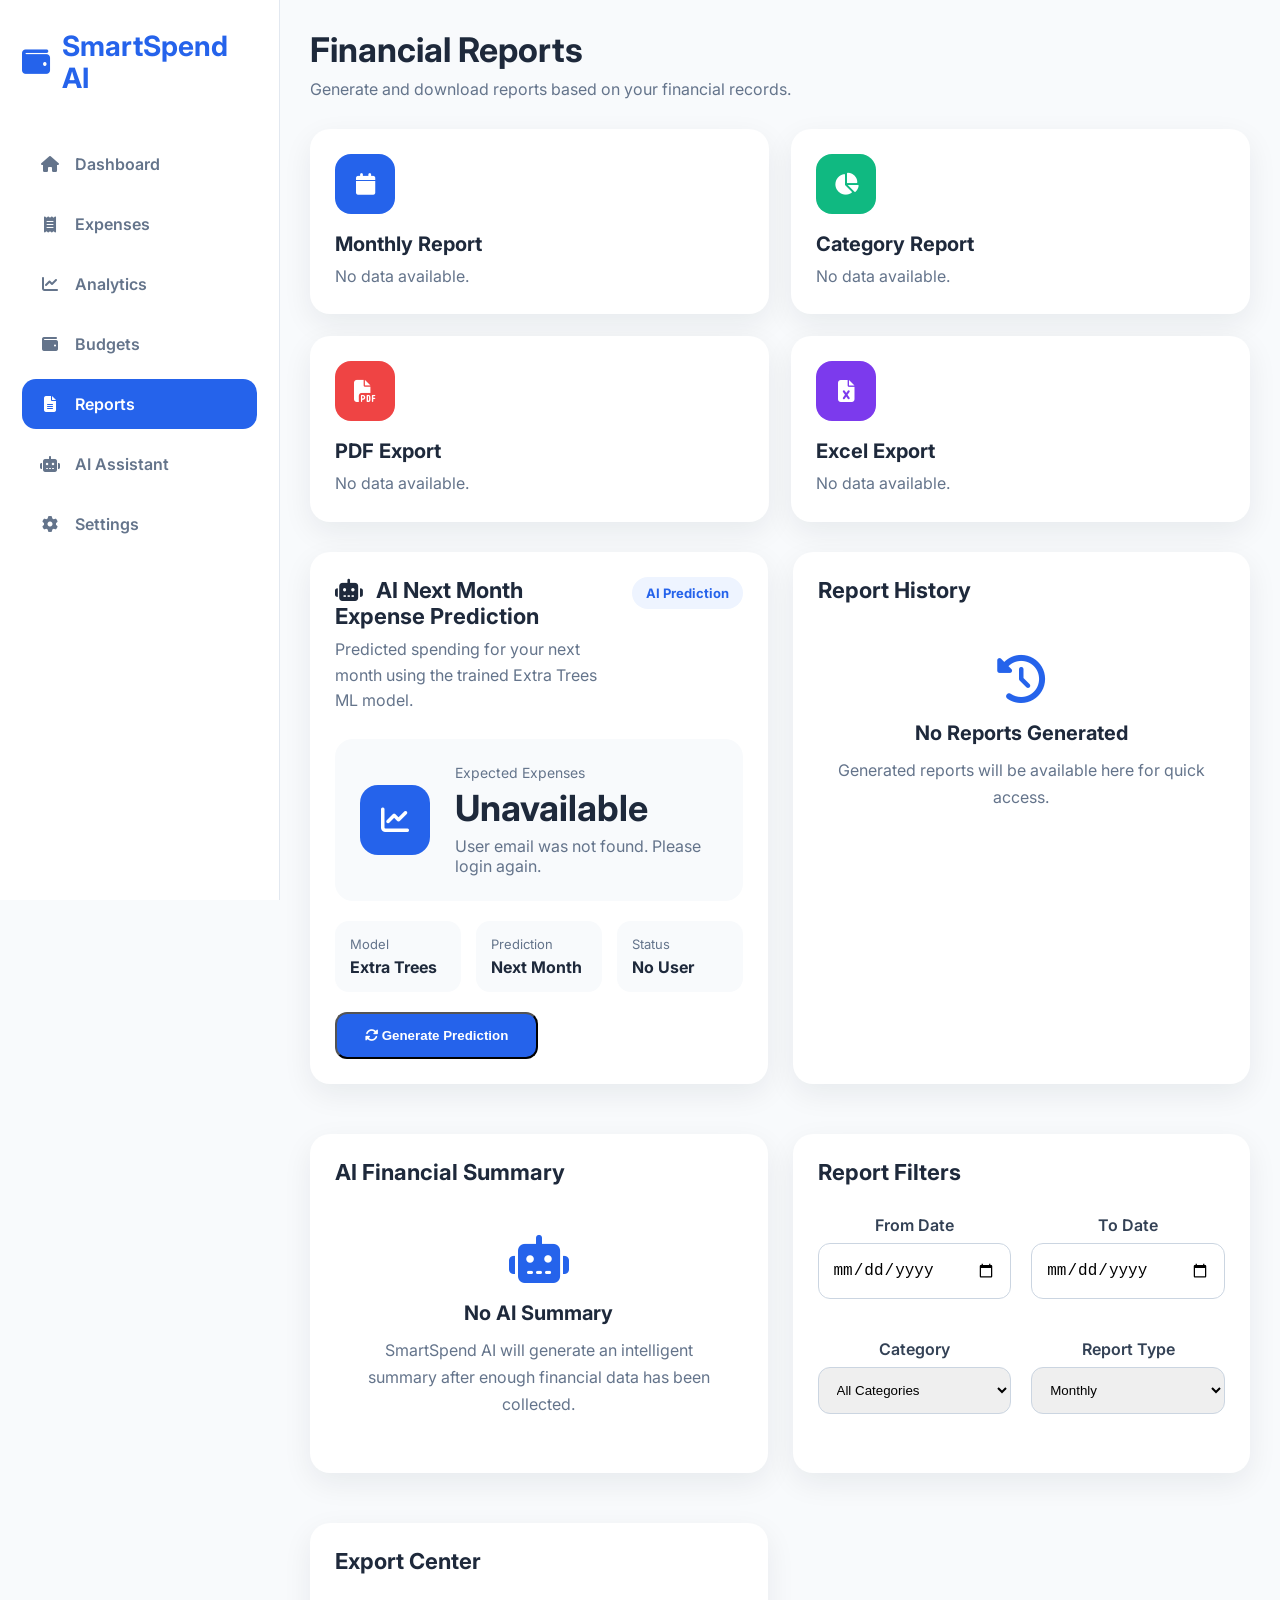
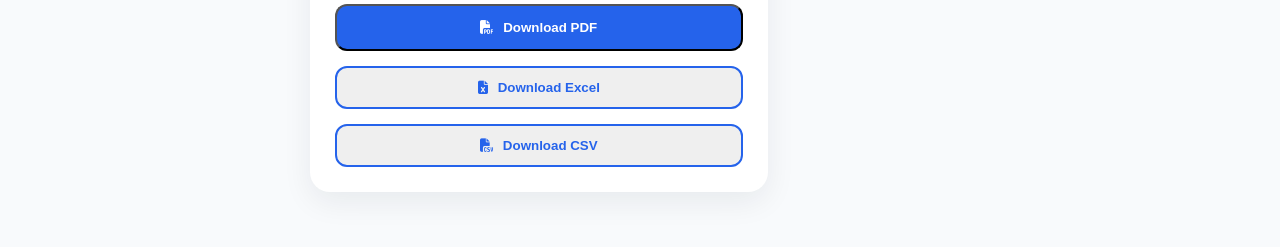
<file: frontend/reports.html>
<!DOCTYPE html>
<html lang="en">

<head>

<meta charset="UTF-8">

<meta name="viewport" content="width=device-width, initial-scale=1.0">

<title>Reports | SmartSpend AI</title>

<link rel="preconnect" href="https://fonts.googleapis.com">

<link rel="preconnect"
      href="https://fonts.gstatic.com"
      crossorigin>

<link href="https://fonts.googleapis.com/css2?family=Inter:wght@300;400;500;600;700;800&display=swap"
      rel="stylesheet">

<link rel="stylesheet"
      href="https://cdnjs.cloudflare.com/ajax/libs/font-awesome/6.6.0/css/all.min.css">

<link rel="stylesheet"
      href="css/style.css">

<link rel="stylesheet"
      href="css/dashboard.css">

<link rel="stylesheet"
      href="css/reports.css">

</head>


<body>

<div class="dashboard-layout">


<!-- ==========================================
     SIDEBAR
========================================== -->

<aside class="sidebar">

    <div class="sidebar-logo">

        <i class="fa-solid fa-wallet"></i>

        <span>SmartSpend AI</span>

    </div>


    <ul class="sidebar-menu">

        <li>

            <a href="dashboard.html">

                <i class="fa-solid fa-house"></i>

                <span>Dashboard</span>

            </a>

        </li>


        <li>

            <a href="expenses.html">

                <i class="fa-solid fa-receipt"></i>

                <span>Expenses</span>

            </a>

        </li>


        <li>

            <a href="analytics.html">

                <i class="fa-solid fa-chart-line"></i>

                <span>Analytics</span>

            </a>

        </li>


        <li>

            <a href="budgets.html">

                <i class="fa-solid fa-wallet"></i>

                <span>Budgets</span>

            </a>

        </li>


        <li class="active">

            <a href="reports.html">

                <i class="fa-solid fa-file-lines"></i>

                <span>Reports</span>

            </a>

        </li>


        <li>

            <a href="ai.html">

                <i class="fa-solid fa-robot"></i>

                <span>AI Assistant</span>

            </a>

        </li>


        <li>

            <a href="settings.html">

                <i class="fa-solid fa-gear"></i>

                <span>Settings</span>

            </a>

        </li>

    </ul>

</aside>



<!-- ==========================================
     MAIN
========================================== -->

<main class="dashboard-main">


<!-- ==========================================
     TOPBAR
========================================== -->

<header class="topbar">

    <div>

        <h1>
            Financial Reports
        </h1>

        <p>
            Generate and download reports based on your financial records.
        </p>

    </div>

</header>



<!-- ==========================================
     SUMMARY CARDS
========================================== -->

<section class="cards-grid">


    <div class="card">

        <div class="card-icon blue">

            <i class="fa-solid fa-calendar"></i>

        </div>

        <h4>
            Monthly Report
        </h4>

        <p class="empty-text">
            No report generated.
        </p>

    </div>



    <div class="card">

        <div class="card-icon green">

            <i class="fa-solid fa-chart-pie"></i>

        </div>

        <h4>
            Category Report
        </h4>

        <p class="empty-text">
            No report generated.
        </p>

    </div>



    <div class="card">

        <div class="card-icon red">

            <i class="fa-solid fa-file-pdf"></i>

        </div>

        <h4>
            PDF Export
        </h4>

        <p class="empty-text">
            Ready after data is available.
        </p>

    </div>



    <div class="card">

        <div class="card-icon purple">

            <i class="fa-solid fa-file-excel"></i>

        </div>

        <h4>
            Excel Export
        </h4>

        <p class="empty-text">
            Ready after data is available.
        </p>

    </div>


</section>



<!-- ==========================================
     REPORTS GRID
========================================== -->

<section class="reports-grid">


<!-- ==========================================
     AI NEXT MONTH EXPENSE PREDICTION
========================================== -->

<div class="dashboard-widget prediction-card">

    <div class="widget-header">

        <div>

            <h3>

                <i class="fa-solid fa-robot"></i>

                AI Next Month Expense Prediction

            </h3>

            <p>

                Predicted spending for your next month
                using the trained Extra Trees ML model.

            </p>

        </div>


        <span class="ai-badge">

            AI Prediction

        </span>

    </div>



    <div class="prediction-content">


        <div class="prediction-icon">

            <i class="fa-solid fa-chart-line"></i>

        </div>


        <div class="prediction-result">

            <span class="prediction-label">

                Expected Expenses

            </span>


            <h2 id="nextMonthPrediction">

                ₹0.00

            </h2>


            <p id="predictionStatus">

                Calculating prediction...

            </p>

        </div>


    </div>



    <div class="prediction-features">


        <div>

            <span>
                Model
            </span>

            <strong>
                Extra Trees
            </strong>

        </div>


        <div>

            <span>
                Prediction
            </span>

            <strong>
                Next Month
            </strong>

        </div>


        <div>

            <span>
                Status
            </span>

            <strong id="predictionModelStatus">

                Loading...

            </strong>

        </div>


    </div>



    <button
        id="refreshPredictionBtn"
        class="btn-primary prediction-btn">

        <i class="fa-solid fa-rotate"></i>

        Generate Prediction

    </button>


</div>



<!-- ==========================================
     REPORT HISTORY
========================================== -->

<div class="dashboard-widget">

    <div class="widget-header">

        <h3>
            Report History
        </h3>

    </div>


    <div class="empty-state">

        <i class="fa-solid fa-clock-rotate-left"></i>

        <h4>
            No Reports Generated
        </h4>

        <p>
            Generated reports will be available here
            for quick access.
        </p>

    </div>

</div>



<!-- ==========================================
     AI REPORT SUMMARY
========================================== -->

<div class="dashboard-widget">

    <div class="widget-header">

        <h3>
            AI Financial Summary
        </h3>

    </div>


    <div class="empty-state">

        <i class="fa-solid fa-robot"></i>

        <h4>
            No AI Summary
        </h4>

        <p>

            SmartSpend AI will generate an intelligent
            summary after enough financial data has been collected.

        </p>

    </div>

</div>



<!-- ==========================================
     REPORT FILTERS
========================================== -->

<div class="dashboard-widget">

    <div class="widget-header">

        <h3>
            Report Filters
        </h3>

    </div>


    <div class="widget-body">

        <div class="form-grid">


            <div class="input-group">

                <label>
                    From Date
                </label>

                <input
                    type="date">

            </div>



            <div class="input-group">

                <label>
                    To Date
                </label>

                <input
                    type="date">

            </div>



            <div class="input-group">

                <label>
                    Category
                </label>

                <select>

                    <option>
                        All Categories
                    </option>

                    <option>
                        Food
                    </option>

                    <option>
                        Shopping
                    </option>

                    <option>
                        Transport
                    </option>

                    <option>
                        Fuel
                    </option>

                    <option>
                        Travel
                    </option>

                    <option>
                        Bills
                    </option>

                    <option>
                        Medical
                    </option>

                    <option>
                        Education
                    </option>

                    <option>
                        Entertainment
                    </option>

                    <option>
                        Investment
                    </option>

                    <option>
                        EMI
                    </option>

                    <option>
                        Others
                    </option>

                </select>

            </div>



            <div class="input-group">

                <label>
                    Report Type
                </label>

                <select>

                    <option>
                        Monthly
                    </option>

                    <option>
                        Weekly
                    </option>

                    <option>
                        Yearly
                    </option>

                </select>

            </div>


        </div>

    </div>

</div>



<!-- ==========================================
     EXPORT CENTER
========================================== -->

<div class="dashboard-widget">

    <div class="widget-header">

        <h3>
            Export Center
        </h3>

    </div>


    <div class="widget-body">


        <button
            class="btn-primary"
            style="width:100%;margin-bottom:15px;">

            <i class="fa-solid fa-file-pdf"></i>

            Download PDF

        </button>



        <button
            class="btn-outline"
            style="width:100%;margin-bottom:15px;">

            <i class="fa-solid fa-file-excel"></i>

            Download Excel

        </button>



        <button
            class="btn-outline"
            style="width:100%;">

            <i class="fa-solid fa-file-csv"></i>

            Download CSV

        </button>


    </div>

</div>


</section>


</main>

</div>



<!-- ==========================================
     JAVASCRIPT
========================================== -->

<script src="js/dashboard.js"></script>

<script src="js/reports.js"></script>


</body>

</html>
</file>
<file: frontend/css/style.css>
/* ===========================
   RESET
=========================== */

*{
    margin:0;
    padding:0;
    box-sizing:border-box;
}

html{
    scroll-behavior:smooth;
}

body{
    font-family:'Inter',sans-serif;
    background:#F8FAFC;
    color:#1E293B;
}

/* ===========================
   CONTAINER
=========================== */

.container{
    width:90%;
    max-width:1300px;
    margin:auto;
}

/* ===========================
   NAVBAR
=========================== */

.navbar{

    position:fixed;

    top:0;

    left:0;

    width:100%;

    background:white;

    padding:20px 0;

    box-shadow:0 8px 30px rgba(0,0,0,.05);

    z-index:1000;

}

.navbar .container{

    display:flex;

    justify-content:space-between;

    align-items:center;

}

.logo{

    text-decoration:none;

    color:#2563EB;

    font-size:32px;

    font-weight:700;

}

.logo i{

    margin-right:10px;

}

.nav-links{

    display:flex;

    list-style:none;

    gap:35px;

}

.nav-links a{

    text-decoration:none;

    color:#334155;

    font-weight:500;

}

.nav-buttons{

    display:flex;

    gap:15px;

}

/* ===========================
   BUTTONS
=========================== */

.btn-primary{

    background:#2563EB;

    color:white;

    padding:14px 28px;

    border-radius:12px;

    text-decoration:none;

    font-weight:600;

    transition:.3s;

}

.btn-primary:hover{

    background:#1D4ED8;

}

.btn-outline{

    border:2px solid #2563EB;

    color:#2563EB;

    padding:12px 26px;

    border-radius:12px;

    text-decoration:none;

    font-weight:600;

}

.btn-secondary{

    background:white;

    color:#1E293B;

    border:1px solid #E2E8F0;

    padding:14px 28px;

    border-radius:12px;

    text-decoration:none;

    margin-left:15px;

}

/* ===========================
   HERO
=========================== */

.hero{

    padding:170px 0 100px;

    background:linear-gradient(135deg,#F8FAFC,#EEF4FF);

}

.hero-grid{

    display:grid;

    grid-template-columns:1fr 1fr;

    align-items:center;

    gap:80px;

}

.hero-badge{

    display:inline-block;

    padding:10px 18px;

    border-radius:999px;

    background:#DBEAFE;

    color:#2563EB;

    font-weight:600;

    margin-bottom:25px;

}

.hero h1{

    font-size:72px;

    line-height:1.1;

    font-weight:800;

    margin-bottom:25px;

}

.hero p{

    font-size:20px;

    color:#64748B;

    line-height:1.8;

    margin-bottom:40px;

}

.dashboard-card{

    background:white;

    border-radius:24px;

    padding:30px;

    box-shadow:0 25px 50px rgba(0,0,0,.08);

}

.dashboard-top{

    display:flex;

    gap:10px;

    margin-bottom:25px;

}

.dot{

    width:14px;

    height:14px;

    border-radius:50%;

}

.red{background:#EF4444;}

.yellow{background:#FACC15;}

.green{background:#22C55E;}

.info-card{

    padding:22px;

    border-radius:18px;

    background:#F8FAFC;

    margin-bottom:20px;

}

.info-card h4{

    margin-bottom:12px;

}

.health-score{

    width:80px;

    height:80px;

    border-radius:50%;

    background:#2563EB;

    color:white;

    display:flex;

    justify-content:center;

    align-items:center;

    font-size:24px;

    font-weight:bold;

}

.trusted{

    padding:60px 0;

    text-align:center;

    color:#64748B;

}

/* ===========================
   RESPONSIVE
=========================== */

@media(max-width:992px){

.hero-grid{

grid-template-columns:1fr;

}

.nav-links{

display:none;

}

.nav-buttons{

display:none;

}

.hero h1{

font-size:48px;

}

}
/* ==========================================
   LOGIN PAGE
========================================== */

.login-page{

    min-height:100vh;

    display:grid;

    grid-template-columns:1fr 1fr;

    background:#F8FAFC;

}

/* Left */

.login-left{

    background:linear-gradient(135deg,#2563EB,#7C3AED);

    color:white;

    display:flex;

    justify-content:center;

    align-items:center;

    padding:80px;

}

.login-left h1{

    font-size:58px;

    font-weight:800;

    margin-bottom:20px;

}

.login-left p{

    font-size:20px;

    line-height:1.8;

    max-width:520px;

}

/* Right */

.login-right{

    display:flex;

    justify-content:center;

    align-items:center;

    padding:60px;

}

/* Card */

.login-card{

    width:100%;

    max-width:480px;

    background:white;

    border-radius:24px;

    padding:45px;

    box-shadow:0 20px 50px rgba(0,0,0,.08);

}

.login-card .logo{

    display:inline-flex;

    align-items:center;

    gap:10px;

    text-decoration:none;

    color:#2563EB;

    font-size:30px;

    font-weight:700;

    margin-bottom:35px;

}

.login-card h2{

    font-size:34px;

    margin-bottom:10px;

}

.subtitle{

    color:#64748B;

    margin-bottom:35px;

}

/* Form */

.input-group{

    margin-bottom:25px;

}

.input-group label{

    display:block;

    margin-bottom:8px;

    font-weight:600;

    color:#334155;

}

.input-group input{

    width:100%;

    height:56px;

    border:1px solid #CBD5E1;

    border-radius:14px;

    padding:0 18px;

    font-size:16px;

    transition:.3s;

}

.input-group input:focus{

    outline:none;

    border-color:#2563EB;

    box-shadow:0 0 0 4px rgba(37,99,235,.15);

}

/* Password */

.password-box{

    position:relative;

}

.password-box input{

    padding-right:55px;

}

.password-box button{

    position:absolute;

    top:50%;

    right:18px;

    transform:translateY(-50%);

    border:none;

    background:none;

    cursor:pointer;

    color:#64748B;

}

/* Remember */

.login-options{

    display:flex;

    justify-content:space-between;

    align-items:center;

    margin-bottom:30px;

    font-size:15px;

}

.login-options a{

    text-decoration:none;

    color:#2563EB;

    font-weight:600;

}

/* Button */

.login-btn{

    width:100%;

    height:56px;

    border:none;

    border-radius:14px;

    background:linear-gradient(135deg,#2563EB,#4F46E5);

    color:white;

    font-size:17px;

    font-weight:600;

    cursor:pointer;

    transition:.3s;

}

.login-btn:hover{

    transform:translateY(-2px);

    box-shadow:0 15px 35px rgba(37,99,235,.25);

}

/* Register */

.register-link{

    text-align:center;

    margin-top:28px;

    color:#64748B;

}

.register-link a{

    text-decoration:none;

    color:#2563EB;

    font-weight:700;

}

/* Mobile */

@media(max-width:992px){

.login-page{

grid-template-columns:1fr;

}

.login-left{

display:none;

}

.login-right{

padding:30px;

}

.login-card{

padding:35px;

}

}
/* Register */

.password-strength{

margin-bottom:20px;

}

.strength-bar{

height:8px;

background:#E2E8F0;

border-radius:999px;

overflow:hidden;

margin-bottom:8px;

}

#strengthFill{

width:0;

height:100%;

background:#EF4444;

transition:.3s;

}

#strengthText{

font-size:14px;

color:#64748B;

}

.terms{

display:block;

margin-bottom:25px;

font-size:15px;

color:#475569;

}

.terms input{

margin-right:8px;

}

.terms a{

color:#2563EB;

text-decoration:none;

font-weight:600;

}
</file>
<file: frontend/css/dashboard.css>
/* =========================================================
   SMARTSPEND AI - DASHBOARD CSS
   CLEAN + RESPONSIVE + NO HORIZONTAL OVERFLOW
========================================================= */

/* =========================================================
   ROOT VARIABLES
========================================================= */

:root {
    --primary: #2563eb;
    --primary-light: #eef4ff;
    --secondary: #10b981;
    --accent: #7c3aed;

    --danger: #ef4444;
    --warning: #f59e0b;

    --bg: #f8fafc;
    --card: #ffffff;

    --text: #1e293b;
    --text-light: #64748b;

    --border: #e2e8f0;

    --radius: 20px;

    --shadow: 0 10px 30px rgba(15, 23, 42, 0.07);
}


/* =========================================================
   GLOBAL RESET
========================================================= */

* {
    box-sizing: border-box;
}

html,
body {
    width: 100%;
    max-width: 100%;
    margin: 0;
    padding: 0;
    overflow-x: hidden;
}

body {
    background: var(--bg);
    color: var(--text);
    font-family: "Inter", sans-serif;
}


/* =========================================================
   MAIN LAYOUT
========================================================= */

.dashboard-layout {
    display: flex;
    width: 100%;
    min-height: 100vh;
    background: var(--bg);
    overflow-x: hidden;
}


/* =========================================================
   SIDEBAR
========================================================= */

.sidebar {
    position: fixed;
    top: 0;
    left: 0;
    bottom: 0;

    width: 320px;

    background: #ffffff;

    border-right: 1px solid var(--border);

    padding: 30px 22px;

    overflow-y: auto;
    overflow-x: hidden;

    z-index: 1000;

    flex-shrink: 0;
}


/* Sidebar Logo */

.sidebar-logo {
    display: flex;
    align-items: center;

    gap: 12px;

    margin-bottom: 45px;

    color: var(--primary);

    font-size: 28px;
    font-weight: 700;

    line-height: 1.15;
}

.sidebar-logo i {
    flex-shrink: 0;
}


/* Sidebar Menu */

.sidebar-menu {
    list-style: none;

    margin: 0;
    padding: 0;
}

.sidebar-menu li {
    width: 100%;

    margin-bottom: 10px;

    border-radius: 14px;

    transition: 0.25s ease;
}

.sidebar-menu li a {
    display: flex;
    align-items: center;

    width: 100%;

    gap: 15px;

    padding: 15px 18px;

    color: var(--text-light);

    text-decoration: none;

    font-size: 16px;
    font-weight: 600;

    border-radius: 14px;

    transition: 0.25s ease;
}

.sidebar-menu li a i {
    width: 20px;

    text-align: center;

    flex-shrink: 0;
}

.sidebar-menu li:hover {
    background: var(--primary-light);
}

.sidebar-menu li:hover a {
    color: var(--primary);
}


/* Active Menu */

.sidebar-menu li.active {
    background: var(--primary);
}

.sidebar-menu li.active a {
    color: #ffffff;
}


/* =========================================================
   MAIN CONTENT
========================================================= */

.dashboard-main {
    width: calc(100% - 320px);

    min-width: 0;

    margin-left: 320px;

    padding: 35px;

    overflow-x: hidden;
}


/* =========================================================
   TOPBAR
========================================================= */

.topbar {
    display: flex;
    align-items: center;
    justify-content: space-between;

    width: 100%;
    max-width: 100%;

    margin-bottom: 30px;

    gap: 25px;
}

.topbar > div:first-child {
    min-width: 0;
}

.topbar h1 {
    margin: 0 0 8px;

    font-size: 34px;
    font-weight: 700;

    line-height: 1.2;

    overflow-wrap: break-word;
}

.topbar p {
    margin: 0;

    color: var(--text-light);

    font-size: 16px;
}


/* =========================================================
   TOPBAR RIGHT
========================================================= */

.topbar-right {
    display: flex;
    align-items: center;

    gap: 14px;

    min-width: 0;

    flex-shrink: 1;
}


/* Search */

.search-box {
    display: flex;
    align-items: center;

    width: 320px;
    max-width: 100%;

    height: 52px;

    padding: 0 16px;

    gap: 12px;

    background: #ffffff;

    border-radius: 14px;

    box-shadow: var(--shadow);

    overflow: hidden;

    flex-shrink: 1;
}

.search-box i {
    color: var(--text);

    flex-shrink: 0;
}

.search-box input {
    width: 100%;
    min-width: 0;

    border: none;
    outline: none;

    background: transparent;

    font-size: 15px;
    color: var(--text);
}


/* Notification */

.notification-btn {
    width: 52px;
    height: 52px;

    border: none;

    background: #ffffff;

    border-radius: 14px;

    box-shadow: var(--shadow);

    cursor: pointer;

    font-size: 18px;

    color: var(--text);

    flex-shrink: 0;
}


/* Avatar */

.avatar {
    width: 52px;
    height: 52px;

    border-radius: 50%;

    object-fit: cover;

    flex-shrink: 0;
}


/* =========================================================
   SUMMARY CARDS
========================================================= */

.cards-grid {
    display: grid;

    grid-template-columns: repeat(4, minmax(0, 1fr));

    gap: 22px;

    width: 100%;
    max-width: 100%;

    margin-bottom: 30px;
}

.card {
    width: 100%;
    min-width: 0;

    padding: 25px;

    background: var(--card);

    border-radius: var(--radius);

    box-shadow: var(--shadow);

    overflow: hidden;

    transition: 0.25s ease;
}

.card:hover {
    transform: translateY(-4px);
}

.card-icon {
    display: flex;
    align-items: center;
    justify-content: center;

    width: 60px;
    height: 60px;

    margin-bottom: 18px;

    border-radius: 16px;

    color: #ffffff;

    font-size: 22px;
}

.card-icon.blue,
.blue {
    background: var(--primary);
}

.card-icon.green,
.green {
    background: var(--secondary);
}

.card-icon.red,
.red {
    background: var(--danger);
}

.card-icon.purple,
.purple {
    background: var(--accent);
}

.card h4 {
    margin: 0 0 8px;

    font-size: 20px;

    overflow-wrap: break-word;
}

.card p {
    margin: 0;

    color: var(--text-light);

    line-height: 1.6;

    overflow-wrap: break-word;
}


/* =========================================================
   DASHBOARD GRID
========================================================= */

.dashboard-content,
.dashboard-grid {
    display: grid;

    grid-template-columns:
        minmax(0, 2fr)
        minmax(280px, 1fr);

    gap: 25px;

    width: 100%;
    max-width: 100%;
}


/* =========================================================
   WIDGET
========================================================= */

.dashboard-widget {
    width: 100%;
    max-width: 100%;
    min-width: 0;

    padding: 25px;

    margin-bottom: 25px;

    background: #ffffff;

    border-radius: var(--radius);

    box-shadow: var(--shadow);

    overflow: hidden;
}


/* =========================================================
   WIDGET HEADER
========================================================= */

.widget-header {
    width: 100%;

    margin-bottom: 20px;
}

.widget-header h3 {
    margin: 0;

    font-size: 22px;
    font-weight: 700;

    overflow-wrap: break-word;
}


/* =========================================================
   WIDGET BODY
========================================================= */

.widget-body {
    width: 100%;
    max-width: 100%;

    text-align: center;

    min-width: 0;
}


/* =========================================================
   EMPTY STATE
========================================================= */

.empty-state {
    display: flex;
    flex-direction: column;
    align-items: center;
    justify-content: center;

    width: 100%;

    min-height: 220px;

    padding: 30px 20px;

    text-align: center;
}

.empty-state i {
    margin-bottom: 18px;

    font-size: 48px;

    color: var(--primary);
}

.empty-state h4 {
    margin: 0 0 12px;

    font-size: 20px;
}

.empty-state p {
    max-width: 600px;

    margin: 0;

    color: var(--text-light);

    line-height: 1.7;

    overflow-wrap: break-word;
}


/* =========================================================
   CHART PLACEHOLDER
========================================================= */

.chart-placeholder {
    display: flex;
    flex-direction: column;

    align-items: center;
    justify-content: center;

    width: 100%;
    max-width: 100%;

    min-height: 260px;

    padding: 30px;

    border: 2px dashed #cbd5e1;

    border-radius: 18px;

    background: #f8fafc;

    text-align: center;

    overflow: hidden;
}

.chart-placeholder i {
    margin-bottom: 18px;

    font-size: 55px;

    color: var(--primary);
}

.chart-placeholder h4 {
    margin: 0 0 10px;

    font-size: 21px;
}

.chart-placeholder p {
    max-width: 420px;

    margin: 0;

    color: var(--text-light);

    line-height: 1.7;

    overflow-wrap: break-word;
}


/* =========================================================
   SCORE CIRCLE
========================================================= */

.score-circle {
    display: flex;
    align-items: center;
    justify-content: center;

    width: 130px;
    height: 130px;

    margin: 20px auto;

    border-radius: 50%;

    background: linear-gradient(
        135deg,
        #2563eb,
        #7c3aed
    );

    color: #ffffff;

    font-size: 34px;
    font-weight: 700;
}


/* =========================================================
   FINANCIAL HEALTH
========================================================= */

.financial-health {
    width: 100%;
    max-width: 100%;
    min-width: 0;

    overflow: hidden;
}

.financial-health .score-circle {
    max-width: 130px;
}


/* =========================================================
   PROGRESS BAR
========================================================= */

.progress {
    width: 100%;
    height: 14px;

    margin: 25px 0;

    background: #e2e8f0;

    border-radius: 999px;

    overflow: hidden;
}

.progress-fill {
    width: 0%;
    height: 100%;

    background: var(--secondary);

    border-radius: inherit;

    transition: width 0.4s ease;
}


/* =========================================================
   QUICK ACTIONS
========================================================= */

.quick-actions {
    width: 100%;
    max-width: 100%;

    min-width: 0;
}

.quick-actions button,
.quick-actions .btn-primary,
.quick-actions .btn-outline {
    display: flex;
    align-items: center;
    justify-content: center;

    width: 100%;
    max-width: 100%;

    min-width: 0;

    padding: 14px 18px;

    margin-bottom: 12px;

    gap: 8px;

    box-sizing: border-box;
}


/* =========================================================
   TABLES
========================================================= */

.table-container {
    width: 100%;
    max-width: 100%;

    overflow-x: auto;

    box-sizing: border-box;
}


/* =========================================================
   BUTTON SAFETY
========================================================= */

button,
input,
select,
textarea {
    max-width: 100%;
}

img,
svg,
canvas {
    max-width: 100%;
}


/* =========================================================
   ANALYTICS
========================================================= */

.analytics-grid {
    display: grid;

    grid-template-columns:
        minmax(0, 1fr)
        minmax(0, 1fr);

    gap: 25px;

    width: 100%;
    max-width: 100%;
}

.analytics-grid > * {
    min-width: 0;
    max-width: 100%;
}


/* =========================================================
   REPORTS / BUDGETS / SETTINGS
========================================================= */

.reports-grid,
.budgets-grid,
.settings-grid {
    width: 100%;
    max-width: 100%;

    min-width: 0;
}

.reports-grid > *,
.budgets-grid > *,
.settings-grid > * {
    min-width: 0;
    max-width: 100%;
}


/* =========================================================
   PREVENT TEXT OVERFLOW
========================================================= */

h1,
h2,
h3,
h4,
h5,
h6,
p,
span {
    max-width: 100%;

    overflow-wrap: break-word;
    word-wrap: break-word;
}


/* =========================================================
   LARGE SCREEN
========================================================= */

@media (max-width: 1400px) {

    .sidebar {
        width: 280px;
    }

    .dashboard-main {
        width: calc(100% - 280px);
        margin-left: 280px;

        padding: 30px;
    }

    .cards-grid {
        grid-template-columns: repeat(2, minmax(0, 1fr));
    }

    .search-box {
        width: 280px;
    }
}


/* =========================================================
   TABLET
========================================================= */

@media (max-width: 1100px) {

    .sidebar {
        width: 240px;
    }

    .dashboard-main {
        width: calc(100% - 240px);
        margin-left: 240px;

        padding: 25px;
    }

    .dashboard-content,
    .dashboard-grid {
        grid-template-columns: 1fr;
    }

    .analytics-grid {
        grid-template-columns: 1fr;
    }

    .topbar {
        align-items: flex-start;
    }

    .topbar-right {
        max-width: 50%;
    }

    .search-box {
        width: 240px;
    }
}


/* =========================================================
   SMALL TABLET
========================================================= */

@media (max-width: 850px) {

    .sidebar {
        width: 210px;

        padding: 25px 15px;
    }

    .dashboard-main {
        width: calc(100% - 210px);
        margin-left: 210px;

        padding: 20px;
    }

    .sidebar-logo {
        font-size: 23px;
    }

    .sidebar-menu li a {
        padding: 13px 12px;

        gap: 10px;

        font-size: 14px;
    }

    .topbar {
        flex-direction: column;

        align-items: flex-start;
    }

    .topbar-right {
        width: 100%;
        max-width: 100%;
    }

    .search-box {
        width: 100%;
        max-width: none;
    }
}


/* =========================================================
   MOBILE
========================================================= */

@media (max-width: 600px) {

    .dashboard-layout {
        display: block;

        width: 100%;
    }

    .sidebar {
        position: relative;

        width: 100%;
        height: auto;

        padding: 18px;

        border-right: none;
        border-bottom: 1px solid var(--border);

        overflow: hidden;
    }

    .sidebar-logo {
        margin-bottom: 20px;
    }

    .sidebar-menu {
        display: grid;

        grid-template-columns: repeat(2, minmax(0, 1fr));

        gap: 8px;
    }

    .sidebar-menu li {
        margin: 0;
    }

    .sidebar-menu li a {
        justify-content: center;

        padding: 12px 8px;

        font-size: 13px;
    }

    .dashboard-main {
        width: 100%;

        margin-left: 0;

        padding: 15px;
    }

    .topbar {
        width: 100%;

        margin-bottom: 25px;
    }

    .topbar h1 {
        font-size: 28px;
    }

    .topbar-right {
        width: 100%;

        display: grid;

        grid-template-columns: minmax(0, 1fr) 52px 52px;

        gap: 8px;
    }

    .search-box {
        width: 100%;
    }

    .cards-grid {
        grid-template-columns: 1fr;

        gap: 15px;
    }

    .dashboard-content,
    .dashboard-grid,
    .analytics-grid {
        grid-template-columns: 1fr;

        gap: 15px;
    }

    .dashboard-widget {
        padding: 20px;

        margin-bottom: 15px;
    }

    .chart-placeholder {
        min-height: 220px;

        padding: 20px;
    }

    .empty-state {
        padding: 30px 15px;
    }
}


/* =========================================================
   VERY SMALL MOBILE
========================================================= */

@media (max-width: 400px) {

    .dashboard-main {
        padding: 12px;
    }

    .sidebar {
        padding: 15px 10px;
    }

    .sidebar-menu {
        grid-template-columns: 1fr;
    }

    .topbar h1 {
        font-size: 24px;
    }

    .topbar-right {
        grid-template-columns: minmax(0, 1fr) 48px 48px;
    }

    .notification-btn {
        width: 48px;
        height: 48px;
    }

    .avatar {
        width: 48px;
        height: 48px;
    }

    .card {
        padding: 20px;
    }

    .dashboard-widget {
        padding: 18px;
    }
}
</file>
<file: frontend/css/ai.css>
/* ==========================================
   AI PAGE
========================================== */

.ai-chat-card{

background:#fff;

border-radius:20px;

box-shadow:0 12px 30px rgba(0,0,0,.05);

margin-top:30px;

overflow:hidden;

}

.chat-header{

display:flex;

align-items:center;

gap:15px;

padding:25px;

background:#2563EB;

color:white;

}

.chat-header i{

font-size:28px;

}

.chat-body{

height:350px;

padding:25px;

overflow-y:auto;

background:#F8FAFC;

}

.ai-message{

max-width:80%;

background:white;

padding:18px;

border-radius:18px;

line-height:1.8;

box-shadow:0 5px 15px rgba(0,0,0,.05);

}

.user-message{

margin-left:auto;

background:#2563EB;

color:white;

}

.chat-input{

display:flex;

gap:15px;

padding:20px;

border-top:1px solid #E2E8F0;

background:white;

}

.chat-input input{

flex:1;

height:55px;

padding:0 18px;

border:1px solid #CBD5E1;

border-radius:14px;

outline:none;

}

.chat-input button{

width:60px;

border:none;

background:#2563EB;

color:white;

border-radius:14px;

cursor:pointer;

}

.ai-grid{

display:grid;

grid-template-columns:repeat(2,1fr);

gap:25px;

margin-top:30px;

}

.ai-grid .dashboard-widget{

transition:.3s;

}

.ai-grid .dashboard-widget:hover{

transform:translateY(-6px);

}

@media(max-width:992px){

.ai-grid{

grid-template-columns:1fr;

}

.chat-body{

height:280px;

}

}
</file>
<file: frontend/css/budgets.css>
/* ==========================================
   BUDGET PAGE
========================================== */

.budget-grid{

display:grid;

grid-template-columns:repeat(3,1fr);

gap:25px;

margin:30px 0;

}

.budget-grid .dashboard-widget{

transition:.3s;

}

.budget-grid .dashboard-widget:hover{

transform:translateY(-6px);

}

.progress{

height:14px;

background:#E2E8F0;

border-radius:999px;

overflow:hidden;

margin:20px 0;

}

.progress-fill{

width:0%;

height:100%;

background:linear-gradient(90deg,#2563EB,#10B981);

transition:.5s;

}

.dashboard-widget h3{

margin-bottom:15px;

font-size:22px;

}

.dashboard-widget h4{

margin-bottom:10px;

color:#1E293B;

}

.dashboard-widget p{

color:#64748B;

line-height:1.7;

}

#createBudgetBtn{

display:flex;

align-items:center;

gap:10px;

}

@media(max-width:1200px){

.budget-grid{

grid-template-columns:repeat(2,1fr);

}

}

@media(max-width:768px){

.budget-grid{

grid-template-columns:1fr;

}

}
</file>
<file: frontend/css/reports.css>
/* ==========================================
   REPORTS PAGE
========================================== */

.reports-grid{

display:grid;

grid-template-columns:repeat(2,1fr);

gap:25px;

margin-top:30px;

}

.reports-grid .dashboard-widget{

transition:.3s;

}

.reports-grid .dashboard-widget:hover{

transform:translateY(-6px);

}

.widget-body{

padding-top:10px;

}

.form-grid{

display:grid;

grid-template-columns:repeat(2,1fr);

gap:20px;

}

.input-group{

margin-bottom:20px;

}

.input-group label{

display:block;

font-weight:600;

margin-bottom:8px;

}

.input-group input,
.input-group select{

width:100%;

padding:14px;

border:1px solid #CBD5E1;

border-radius:12px;

outline:none;

transition:.3s;

}

.input-group input:focus,
.input-group select:focus{

border-color:#2563EB;

box-shadow:0 0 0 4px rgba(37,99,235,.10);

}

.widget-body button{

display:flex;

align-items:center;

justify-content:center;

gap:10px;

}

@media(max-width:992px){

.reports-grid{

grid-template-columns:1fr;

}

.form-grid{

grid-template-columns:1fr;

}

}
/* ==========================================
   AI NEXT MONTH PREDICTION
========================================== */

.prediction-card {
    width: 100%;
    box-sizing: border-box;
    overflow: hidden;
}

.prediction-card .widget-header {
    display: flex;
    justify-content: space-between;
    align-items: flex-start;
    gap: 20px;
}

.prediction-card .widget-header h3 {
    margin-bottom: 8px;
}

.prediction-card .widget-header h3 i {
    margin-right: 8px;
}

.prediction-card .widget-header p {
    margin: 0;
    color: #64748B;
    line-height: 1.6;
}

.ai-badge {
    background: #EEF4FF;
    color: #2563EB;
    padding: 8px 14px;
    border-radius: 999px;
    font-size: 13px;
    font-weight: 700;
    white-space: nowrap;
}

.prediction-content {
    display: flex;
    align-items: center;
    gap: 25px;
    margin-top: 25px;
    padding: 25px;
    background: #F8FAFC;
    border-radius: 18px;
}

.prediction-icon {
    width: 70px;
    height: 70px;
    min-width: 70px;
    border-radius: 18px;
    display: flex;
    justify-content: center;
    align-items: center;
    background: #2563EB;
    color: white;
    font-size: 28px;
}

.prediction-label {
    display: block;
    color: #64748B;
    font-size: 14px;
    margin-bottom: 5px;
}

.prediction-result h2 {
    margin: 0;
    font-size: 36px;
    color: #1E293B;
}

#predictionStatus {
    margin-top: 6px;
    color: #64748B;
}

.prediction-features {
    display: grid;
    grid-template-columns: repeat(3, 1fr);
    gap: 15px;
    margin-top: 20px;
}

.prediction-features div {
    background: #F8FAFC;
    padding: 15px;
    border-radius: 14px;
}

.prediction-features span {
    display: block;
    color: #64748B;
    font-size: 13px;
    margin-bottom: 5px;
}

.prediction-features strong {
    color: #1E293B;
}

.prediction-btn {
    margin-top: 20px;
}

@media (max-width: 700px) {

    .prediction-card .widget-header {
        flex-direction: column;
    }

    .prediction-content {
        flex-direction: column;
        text-align: center;
    }

    .prediction-features {
        grid-template-columns: 1fr;
    }

}
</file>
